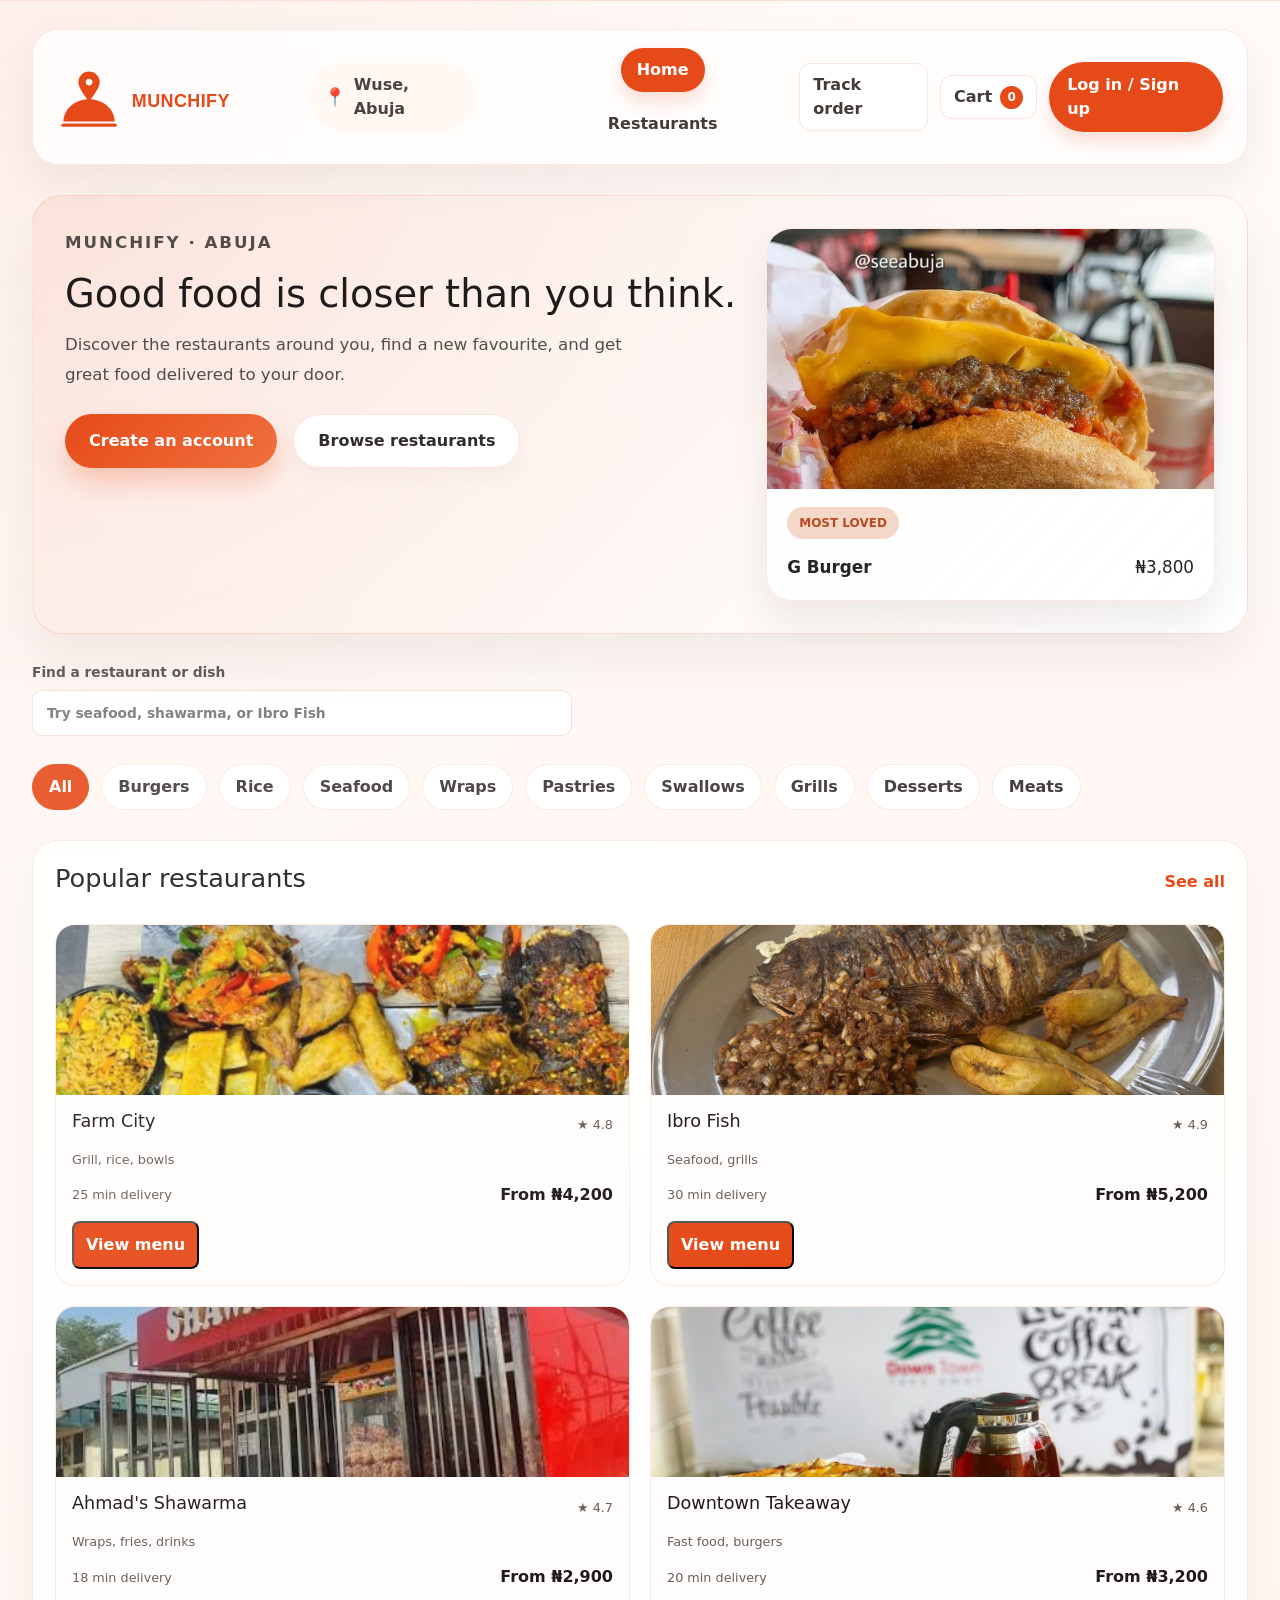
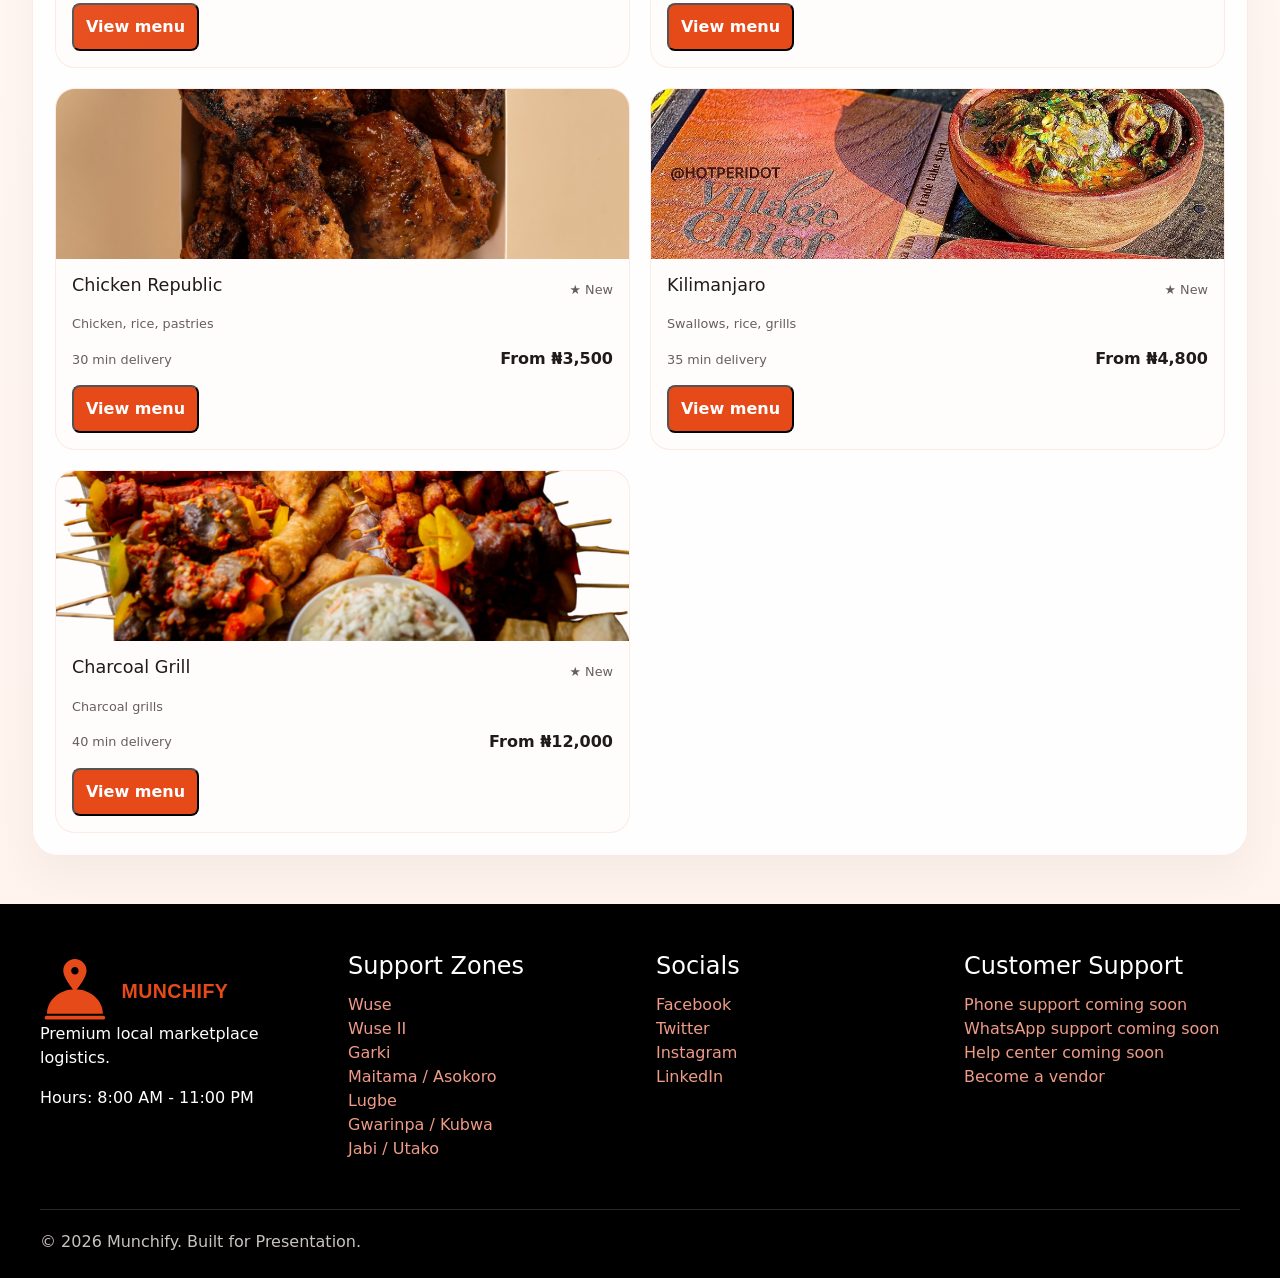
<file: index.html>
<!DOCTYPE html>
<html lang="en">
<head>
    <meta charset="UTF-8">
    <meta name="viewport" content="width=device-width, initial-scale=1.0">
    <title>Munchify</title>
    <link rel="icon" href="./images/munchify-clean-logo.svg">
    <link href="https://cdn.jsdelivr.net/npm/bootstrap@5.3.8/dist/css/bootstrap.min.css" rel="stylesheet" integrity="sha384-sRIl4kxILFvY47J16cr9ZwB07vP4J8+LH7qKQnuqkuIAvNWLzeN8tE5YBujZqJLB" crossorigin="anonymous">
    <link rel="stylesheet" href="style.css" class="css">
</head>
<body>
    <header>
        <nav>
            <img src="./images/munchify-clean-logo.svg" alt="" id="site-logo">
            <div class="auth-link">
            <a href="auth.html#login">Login/Register</a>
            </div>
        </nav>

        <h1>Welcome to Munchify, Your One-stop shop for Food all over Abuja</h1>


        <div class="local-input">
            <img src="./images/location_on_24dp_1F1F1F_FILL0_wght400_GRAD0_opsz24.svg" alt="">
            <input type="text" id="address-reciever" placeholder="">
            <button type="submit"><img src="./images/arrow_right_alt_24dp_1F1F1F_FILL0_wght400_GRAD0_opsz24.svg" alt=""></button>
            <select name="location" id="location-selector"></select>
        </div>

        <div class="top-pick">
            <h2>Muchify's Top Picks</h2>
        </div>

        <div class="hero-image-container">
            <div class="hero-image">
            <img src="./images/aleks-dorohovich-HYpXP6Zk1dw-unsplash.jpg" alt="">
            <div>
                <p>KFC</p>
            </div>
        </div>

        <div class="hero-image-2">
            <img src="./images/ivan-torres-MQUqbmszGGM-unsplash.jpg" alt="">
            <div>
                <p>Pizza hut</p>
            </div>
        </div>

        <div class="hero-image-3">
            <img src="./images/miroslav-denkov-pGOfepX3WyQ-unsplash.jpg" alt="">
            <div>
                <p>Domino's pizza</p>
            </div>
        </div>

        <div class="hero-image-4">
            <img src="./images/syed-hussaini-SbdKIToYH1c-unsplash.jpg" alt="">
            <div>
                <p>Ahmad's shawarma</p>
            </div>
        </div>

        <div class="hero-image-5">
            <img src="./images/suradeach-saetang-i5sqVr5x7Tg-unsplash.jpg" alt="">
            <div>
                <p>Chicken republic</p>
            </div>
        </div>

        <div class="hero-image-6">
            <img src="./images/visual-karsa-y8fS7CSN-Vw-unsplash.jpg" alt="">
            <div>
                <p>Mcdonald's</p>
            </div>
        </div>



        <div class="card-container-pick"><h2>Popular Restaurants</h2></div>

    <div class="card-container">
        <div class="card" style="width: 18rem;">
        <img src="./images/imgi_110_G-Burger-By-Galaxy-Abuja-2.jpg" class="card-img-top" alt="...">
        <div class="card-body">
        <h5 class="card-title">G burger</h5>
        <p class="card-text"></p>
        <div class="card-body d-flex justify-content-center">
            <a href="#" class="btn">Order Now</a>
        </div>
        </div>
        </div>

        <div class="card" style="width: 18rem;">
        <img src="./images/imgi_99_Farmcity-Shutdown-Platter-450x450.jpg" class="card-img-top" alt="...">
        <div class="card-body">
        <h5 class="card-title">Farm city</h5>
        <p class="card-text"></p>
        <div class="card-body d-flex justify-content-center">
            <a href="#" class="btn">Order now</a>
        </div>
        </div>
        </div>

        <div class="card" style="width: 18rem;">
        <img src="./images/imgi_42_default.jpg" class="card-img-top" alt="...">
        <div class="card-body">
        <h5 class="card-title">Street 13</h5>
        <p class="card-text"></p>
        <div class="card-body d-flex justify-content-center">
            <a href="#" class="btn">Order Now</a>
        </div>
        </div>
        </div>

        <div class="card" style="width: 18rem;">
        <img src="./images/imgi_120_ibro-fish-wuse-2-4-8020104.jpg" class="card-img-top" alt="...">
        <div class="card-body">
        <h5 class="card-title">Ibro fish</h5>
        <div class="center-me"><p class="card-text"></p></div>
        <div class="card-body d-flex justify-content-center">
            <a href="#" class="btn">Order Now</a>
        </div>
        </div>
        </div>
    </div>


    <div class="card-container-2">
        <div class="card" style="width: 18rem;">
        <img src="./images/imgi_28_images.jpg" class="card-img-top" alt="...">
        <div class="card-body">
        <h5 class="card-title">ahmad's shawarma</h5>
        <p class="card-text"></p>
        <div class="card-body d-flex justify-content-center">
            <a href="#" class="btn">Order Now</a>
        </div>
        </div>
        </div>

        <div class="card" style="width: 18rem;">
        <img src="./images/imgi_94_Village-Chief-Swallow-Abuja-1.jpg" class="card-img-top" alt="...">
        <div class="card-body">
        <h5 class="card-title">Village chief</h5>
        <p class="card-text"></p>
        <div class="card-body d-flex justify-content-center">
            <a href="#" class="btn">Order Now</a>
        </div>
        </div>
        </div>

        <div class="card" style="width: 18rem;">
        <img src="./images/imgi_93_IMG_7557-Edit-scaled.jpg" class="card-img-top" alt="...">
        <div class="card-body">
        <h5 class="card-title">Uncle T's</h5>
        <p class="card-text"></p>
        <div class="card-body d-flex justify-content-center">
            <a href="#" class="btn">Order Now</a>
        </div>
        </div>
        </div>

        <div class="card" style="width: 18rem;">
        <img src="./images/imgi_145_108122791_1011769305937660_6505898727259829378_n-1200x900.jpg" class="card-img-top" alt="...">
        <div class="card-body">
        <h5 class="card-title">Downtown takeaway</h5>
        <p class="card-text"></p>
        <div class="card-body d-flex justify-content-center border-none">
            <a href="#" class="btn">Order Now</a>
        </div>
        </div>
        </div>
    </div>
    </header>

    <div class="services-container">
        <div  class="custom" style="width: 18rem;">
        <img src="./images/Order food-amico.svg" class="card-top-img" alt="...">
        <div class="cs-body">
            <h5 class="cs-title">Discover & order local food</h5>
            <p class="cs-text">Explore top fast-food chains and authentic local bukalis from Wuse to Gwarinpa. Filter by neighborhood and get food delivered straight to your door.</p>
            <a href="" class="cs-btn">Browse menus</a>
        </div>
        </div>

        <div  class="custom" style="width: 18rem;">
        <img src="./images/Eating together-bro.svg" class="card-top-img" alt="...">
        <div class="cs-body">
            <h5 class="cs-title">Group Ordering</h5>
            <p class="cs-text">Don't eat alone! Create a shared basket link, send it to your colleagues or friends via WhatsApp, split the bill automatically, and track one joint office delivery.</p>
            <a href="" class="cs-btn">Invite Friends</a>
        </div>
        </div>

        <div  class="custom" style="width: 18rem;">
        <img src="./images/Metrics-pana.svg" class="card-top-img" alt="...">
        <div class="cs-body">
            <h5 class="cs-title">Partner with Us</h5>
            <p class="cs-text">Manage your menu availability instantly, toggle traffic or downpour delays, and dispatch your own drivers with one-click automated WhatsApp routing templates.</p>
            <a href="" class="cs-btn">Join as Vendor</a>
        </div>
        </div>
    </div>

    <footer>
        <div class="footer-grid">
        <div class="footer-brand">
            <div class="footer-logo-wrapper">
                <img src="./images/munchify-clean-logo.svg" alt="" class="footer-logo">
            </div>
            <p>Premium local marketplace logistics.</p>
            <p class="footer-info-text">⏰ Hours: 8:00 AM - 11:00 PM</p>
        </div>
        <div class="footer-links">
            <h4>Support Zones</h4>
            <ul>
                <li><a href="#">Wuse</a></li>
                <li><a href="#">Wuse II</a></li>
                <li><a href="#">Garki</a></li>
                <li><a href="#">Maitama/asokoro</a></li>
                <li><a href="#">Lugbe</a></li>
                <li><a href="#">Gwarinpa/Kubwa</a></li>
                <li><a href="#">Jabi/utako</a></li>
            </ul>
        </div>
        <div class="footer-links">
            <h4>Socials</h4>
            <ul>
                <li><a href="#">Facebook</a></li>
                <li><a href="#">Twitter</a></li>
                <li><a href="#">Instagram</a></li>
                <li><a href="#">LinkedIn</a></li>
            </ul>
        </div>
        <div class="footer-links">
            <h4>Customer Support</h4>
            <ul>
                <li><a href="#">080-munchify</a></li>
                <li><a href="#">Chat with us on WhatsApp</a></li>
                <li><a href="#">Help Center</a></li>
            </ul>
        </div>
        </div>
        <div class="footer-copyright">
        <p>&copy; 2026 Munchify. Built for Presentation.</p>
        </div>
        <div class="lang-selector"></div>
    </footer>






























































    <section class="customer-view">
        <header class="customer-header" id="home">
            <div class="customer-brand-wrap">
                <img src="./images/munchify-clean-logo.svg" alt="Munchify Logo" class="customer-brand-logo">
                <div class="customer-location">
                    <span class="location-pin">📍</span>
                    <span>Wuse, Abuja</span>
                </div>
            </div>

            <nav class="customer-nav" aria-label="Customer navigation">
                <a href="#home" class="active">Home</a>
                <a href="#restaurants">Restaurants</a>
            </nav>

            <div class="customer-actions">
                <a href="track-order.html" class="customer-track-link" id="track-order-link">Track order</a>
                <a href="checkout.html" class="customer-cart-link" aria-label="Shopping cart">Cart <span id="cart-count">0</span></a>
                <a href="auth.html#login" class="customer-account-link">Log in / Sign up</a>
            </div>
        </header>

        <main class="customer-main">
            <section class="customer-hero">
                <div class="customer-hero-copy">
                    <p class="eyebrow eyebrow-dark">MUNCHIFY · ABUJA</p>
                    <h2>Good food is closer than you think.</h2>
                    <p>Discover the restaurants around you, find a new favourite, and get great food delivered to your door.</p>
                    <div class="customer-cta">
                        <a href="auth.html#register" class="primary-btn">Create an account</a>
                        <a href="#restaurants" class="secondary-btn">Browse restaurants</a>
                    </div>
                </div>

                <div class="customer-hero-card">
                    <img src="./images/imgi_110_G-Burger-By-Galaxy-Abuja-2.jpg" alt="Featured burger meal">
                    <div class="hero-card-text">
                        <span class="tag">Most loved</span>
                        <div class="hero-card-bottom">
                            <strong>G Burger</strong>
                            <span>₦3,800</span>
                        </div>
                    </div>
                </div>
            </section>

            <label class="restaurant-search" for="restaurant-search">
                <span>Find a restaurant or dish</span>
                <input type="search" id="restaurant-search" placeholder="Try seafood, shawarma, or Ibro Fish">
            </label>

            <section class="category-strip" aria-label="Food categories">
                <button class="filter-pill active" type="button">All</button>
                <button class="filter-pill" type="button">Burgers</button>
                <button class="filter-pill" type="button">Rice</button>
                <button class="filter-pill" type="button">Seafood</button>
                <button class="filter-pill" type="button">Wraps</button>
                <button class="filter-pill" type="button">Pastries</button>
                <button class="filter-pill" type="button">Swallows</button>
                <button class="filter-pill" type="button">Grills</button>
                <button class="filter-pill" type="button">Desserts</button>
                <button class="filter-pill" type="button">Meats</button>
            </section>

            <section class="customer-content-grid" id="restaurants">
                <div class="restaurant-listings">
                    <div class="section-heading">
                        <h3>Popular restaurants</h3>
                        <a href="#restaurants">See all</a>
                    </div>

                    <div class="restaurant-grid" id="restaurant-grid" aria-live="polite"></div>
                    <p class="restaurant-empty" role="status" hidden>No restaurants match this category yet.</p>
                </div>

            </section>
        </main>

        <footer class="customer-footer">
            <div class="footer-grid">
                <div class="footer-brand">
                    <div class="footer-logo-wrapper">
                        <img src="./images/munchify-clean-logo.svg" alt="Munchify" class="footer-logo">
                    </div>
                    <p>Premium local marketplace logistics.</p>
                    <p class="footer-info-text">Hours: 8:00 AM - 11:00 PM</p>
                </div>
                <div class="footer-links">
                    <h4>Support Zones</h4>
                    <ul>
                        <li><span>Wuse</span></li>
                        <li><span>Wuse II</span></li>
                        <li><span>Garki</span></li>
                        <li><span>Maitama / Asokoro</span></li>
                        <li><span>Lugbe</span></li>
                        <li><span>Gwarinpa / Kubwa</span></li>
                        <li><span>Jabi / Utako</span></li>
                    </ul>
                </div>
                <div class="footer-links">
                    <h4>Socials</h4>
                    <ul>
                        <li><span>Facebook</span></li>
                        <li><span>Twitter</span></li>
                        <li><span>Instagram</span></li>
                        <li><span>LinkedIn</span></li>
                    </ul>
                </div>
                <div class="footer-links">
                    <h4>Customer Support</h4>
                    <ul>
                        <li><span>Phone support coming soon</span></li>
                        <li><span>WhatsApp support coming soon</span></li>
                        <li><span>Help center coming soon</span></li>
                        <li><a href="auth.html#register-vendor">Become a vendor</a></li>
                    </ul>
                </div>
            </div>
            <div class="footer-copyright">
                <p>&copy; 2026 Munchify. Built for Presentation.</p>
            </div>
        </footer>
    </section>

    <dialog id="menu-dialog" class="menu-dialog" aria-labelledby="menu-dialog-title">
        <div class="menu-dialog-header">
            <div>
                <p class="eyebrow eyebrow-dark">RESTAURANT MENU</p>
                <h2 id="menu-dialog-title">Menu</h2>
            </div>
            <button type="button" class="menu-dialog-close" aria-label="Close menu">×</button>
        </div>
        <div id="menu-items" class="menu-items"></div>
        <p id="menu-cart-feedback" class="menu-cart-feedback" role="status" aria-live="polite"></p>
        <a href="checkout.html" class="primary-btn">View cart and checkout</a>
    </dialog>
    <script src="menu-data.js"></script>
    <script src="https://cdn.jsdelivr.net/npm/bootstrap@5.3.8/dist/js/bootstrap.bundle.min.js" integrity="sha384-FKyoEForCGlyvwx9Hj09JcYn3nv7wiPVlz7YYwJrWVcXK/BmnVDxM+D2scQbITxI" crossorigin="anonymous"></script>
    <script src="script.js" defer></script>
</body>
</html>
</file>
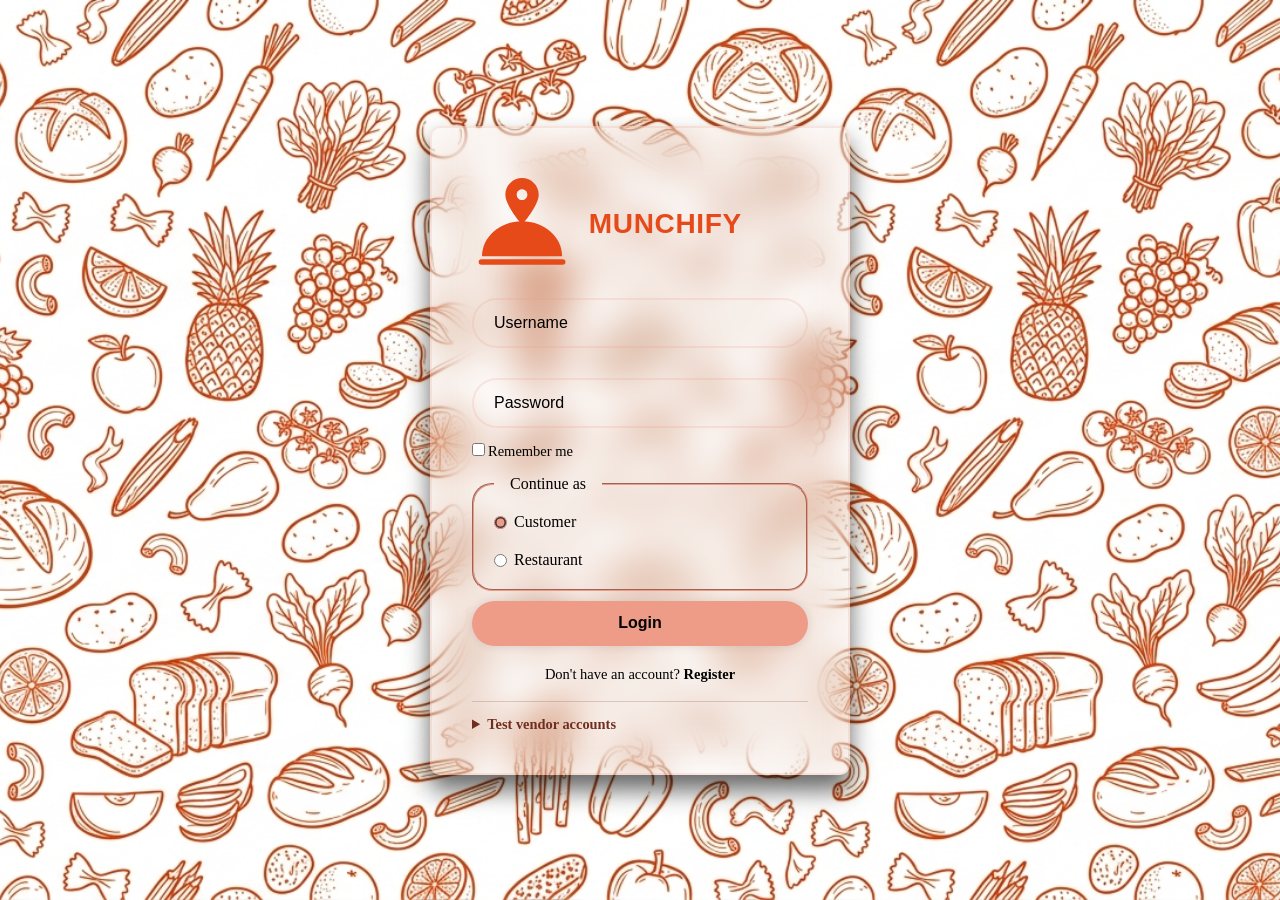
<file: auth.html>
<!DOCTYPE html>
<html lang="en">
<head>
    <meta charset="UTF-8">
    <meta name="viewport" content="width=device-width, initial-scale=1.0">
    <title>Munchify | Account</title>
    <link rel="icon" href="./images/munchify-clean-logo.svg">
    <link rel="stylesheet" href="auth-style.css" class="css">
</head>
<body>
    <div class="wrapper" id="login-panel">
        <form action="#" id="login-form" autocomplete="off">
            <a href="index.html" aria-label="Back to Munchify"><img src="./images/munchify-clean-logo.svg" alt="Munchify"></a>
            <div class="input-box">
                <input type="text" name="username" placeholder="Username" autocomplete="off" required>
            </div>
            <div class="input-box">
                <input type="password" name="password" placeholder="Password" autocomplete="off" required>
            </div>
            <div class="remember-forgot">
                <label><input type="checkbox" name="remember">Remember me</label>
            </div>
            <fieldset>
                <legend>Continue as</legend>
                <label for="login-customer-role"><input type="radio" name="login-role" id="login-customer-role" value="customer" checked> Customer</label>
                <label for="login-restaurant-role"><input type="radio" name="login-role" id="login-restaurant-role" value="restaurant"> Restaurant</label>
            </fieldset>
            <button type="submit" class="btn">Login</button>
            <div class="register-link">
                <p>Don't have an account? <a href="#register" data-auth-view="register">Register</a></p>
            </div>
        </form>
        <details class="vendor-demo-logins">
            <summary>Test vendor accounts</summary>
            <p>Local demo credentials for testing each restaurant account.</p>
            <div id="vendor-demo-accounts"></div>
        </details>
    </div>
    <div class="wrapper" id="registration-panel" hidden>
        <form action="#" id="registration-form" autocomplete="off">
            <a href="index.html" aria-label="Back to Munchify"><img src="./images/munchify-clean-logo.svg" alt="Munchify"></a>
            <fieldset>
                <legend>I want to join as a:</legend>

                <label for="customer-role" class="radio-label">
                    <input type="radio" name="user-role" value="customer" id="customer-role" checked>
                    Customer
                </label>
                <label for="restaurant-role" class="radio-label">
                    <input type="radio" name="user-role" id="restaurant-role" value="restaurant">
                    Restaurant
                </label>
            </fieldset>
            <div class="input-box" id="display-name-field">
                <input type="text" name="display-name" placeholder="Full name / restaurant name" autocomplete="name" required>
            </div>
            <fieldset id="vendor-restaurant-field" hidden>
                <legend>Restaurant details</legend>
                <label>
                    Restaurant name
                    <input type="text" name="restaurant-name" minlength="2" maxlength="80" required>
                </label>
                <label>
                    Cuisine / specialties
                    <input type="text" name="restaurant-cuisine" placeholder="e.g. Seafood, grills" maxlength="100" required>
                </label>
                <label>
                    Main delivery area
                    <select name="restaurant-area" required>
                        <option value="">Choose an Abuja area</option>
                        <option value="Wuse">Wuse</option>
                        <option value="Garki">Garki</option>
                        <option value="Gwarinpa">Gwarinpa</option>
                        <option value="Maitama">Maitama</option>
                        <option value="Jabi / Utako">Jabi / Utako</option>
                        <option value="Lugbe">Lugbe</option>
                    </select>
                </label>
                <div class="vendor-detail-row">
                    <label>
                        Typical delivery time (min)
                        <input type="number" name="restaurant-eta" min="10" max="120" value="30" required>
                    </label>
                    <label>
                        Delivery fee (₦)
                        <input type="number" name="restaurant-delivery-fee" min="0" step="50" value="800" required>
                    </label>
                </div>
            </fieldset>
            <div class="input-box">
                <input type="tel" name="phone" placeholder="Phone number" autocomplete="tel" required>
            </div>
            <div class="input-box">
                <input type="text" name="username" placeholder="Username" autocomplete="off" minlength="3" required>
            </div>
            <div class="input-box">
                <input type="password" name="password" placeholder="Password" autocomplete="off" minlength="8" required>
            </div>
            <div class="input-box">
                <input type="password" name="confirm-password" placeholder="Confirm your password" autocomplete="off" minlength="8" required>
            </div>
            <button type="submit" class="btn">Register</button>
            <div class="login-link">
                <p>Already have an account? <a href="#login" data-auth-view="login">Login</a></p>
            </div>
        </form>
    </div>

    <p class="auth-status" id="auth-status" role="status" aria-live="polite" hidden></p>
    <script src="menu-data.js"></script>
    <script src="script.js" defer></script>
</body>
</html>
</file>
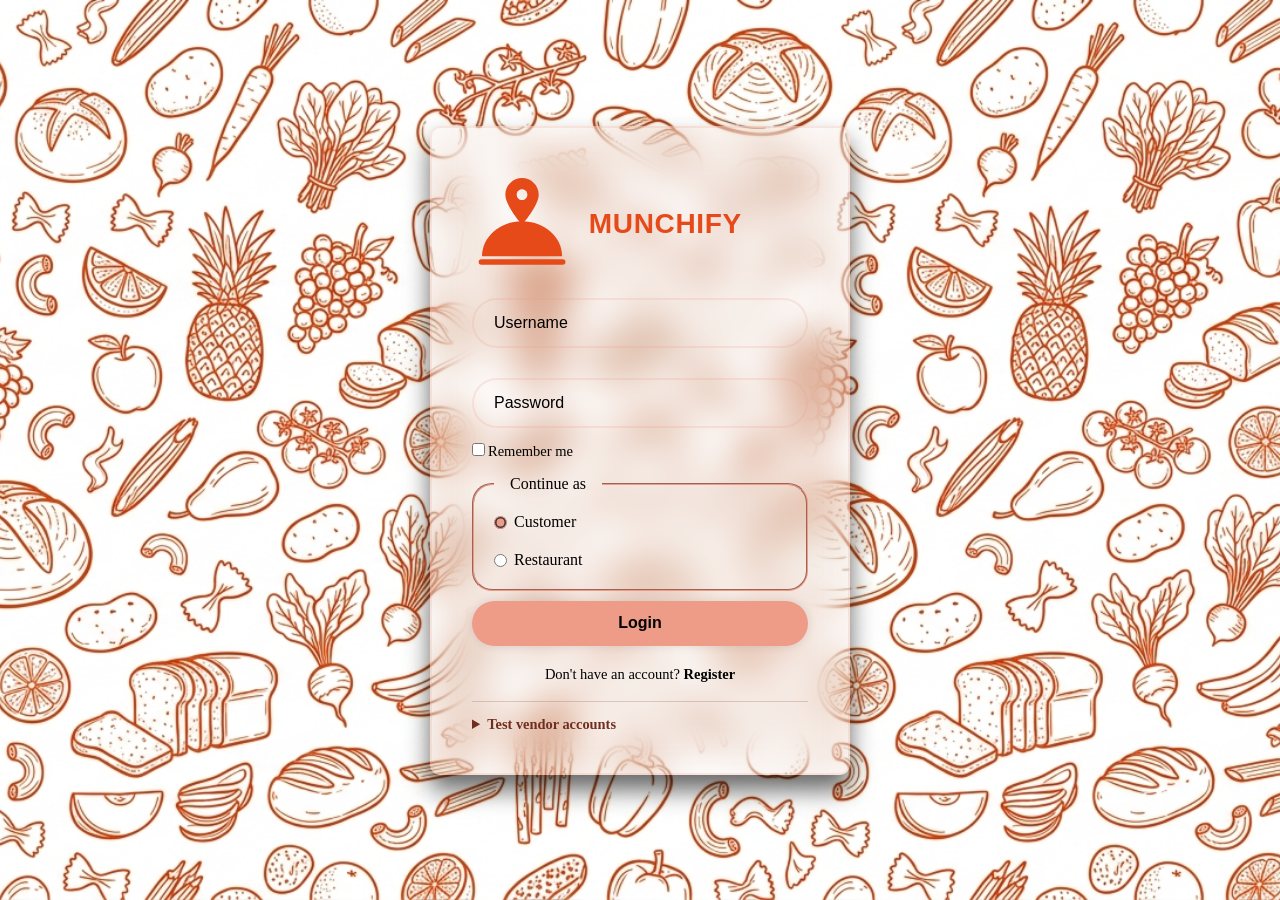
<file: business-management.html>
<!DOCTYPE html>
<html lang="en">
<head>
    <meta charset="UTF-8">
    <meta name="viewport" content="width=device-width, initial-scale=1.0">
    <title>Business Management</title>
    <link rel="icon" href="./images/munchify-clean-logo.svg">
    <link rel="stylesheet" href="dashboard.css">
    <link href="https://cdn.boxicons.com/3.0.8/fonts/basic/boxicons.min.css" rel="stylesheet">
    <link href="https://cdn.boxicons.com/3.0.8/fonts/filled/boxicons-filled.min.css" rel="stylesheet">
</head>
<body>
    <div class="main-container">
        <aside class="sidebar">
            <div class="sidebar-content">
                <div class="sidebar-header">
                    <img src="./images/munchify-clean-logo.svg" alt="Munchify logo" class="brand-logo">
                    <div class="header-text">
                        <span>Hi, <span id="user-name">Vendor</span></span>
                    </div>
                    <div class="sidebar-profile">
                        <img src="./images/Hamburger-cuate.svg" id="vendor-sidebar-photo" alt="Vendor profile photo">
                    </div>
                    <button class="sd-toggle" aria-label="Toggle sidebar">
                        <img src="./images/next.png" alt="Toggle sidebar">
                    </button>
                </div>

                <nav class="sidebar-nav" aria-label="Sidebar">
                    <ul>
                        <li>
                            <a href="dashboard.html">
                                <i class="bx bx-home"></i>
                                <span class="nav-link-text">Home</span>
                            </a>
                        </li>
                        <li>
                            <a href="daily-operations.html">
                                <i class="bx bx-bar-chart"></i>
                                <span class="nav-link-text">Daily Operations</span>
                            </a>
                        </li>
                        <li class="active">
                            <a href="business-management.html">
                                <i class="bx bx-cog"></i>
                                <span class="nav-link-text">Business Management</span>
                            </a>
                        </li>
                        <li>
                            <a href="delivery-dynamics.html">
                                <i class="bx bx-map"></i>
                                <span class="nav-link-text">Delivery Dynamics</span>
                            </a>
                        </li>
                    </ul>
                </nav>

                <div class="log-out">
                    <button id="log-out-btn">
                        <i class="bx bx-arrow-out-left-square-half"></i>
                        <span class="out-text">Log out</span>
                    </button>
                </div>
            </div>
        </aside>

        <main class="content">
            <header class="header">
                <div class="header-title">
                    <p class="eyebrow">Finance</p>
                    <h2>Business Management</h2>
                </div>
                <div class="header-actions">
                    <div class="search-box">
                        <i class="bx bx-search"></i>
                        <input type="text" placeholder="Search reports" aria-label="Search reports">
                    </div>
                    <button class="icon-btn" aria-label="Settings"><i class="bx bx-cog"></i></button>
                    <button class="icon-btn" aria-label="Notifications"><i class="bx bx-bell-ring"></i></button>
                </div>
            </header>

            <section class="stats-grid">
                <article class="stat-card accent-card">
                    <div class="stat-icon"><i class="bx bx-wallet"></i></div>
                    <div class="stat-info">
                        <span class="label">Gross sales</span>
                        <strong id="finance-gross">₦0</strong>
                        <small class="positive"><i class="bx bx-up-arrow-alt"></i> +12.8% vs last month</small>
                    </div>
                </article>

                <article class="stat-card">
                    <div class="stat-icon alt"><i class="bx bx-receipt"></i></div>
                    <div class="stat-info">
                        <span class="label">Commission</span>
                        <strong id="finance-commission">₦0</strong>
                        <small class="neutral"><i class="bx bx-percent"></i> 5% app fee</small>
                    </div>
                </article>

                <article class="stat-card">
                    <div class="stat-icon warm"><i class="bx bx-money"></i></div>
                    <div class="stat-info">
                        <span class="label">Net payout</span>
                        <strong id="finance-net">₦0</strong>
                        <small class="positive"><i class="bx bx-check"></i> On track this cycle</small>
                    </div>
                </article>
            </section>

            <section class="panel-grid finance-layout">
                <article class="panel">
                    <div class="panel-header">
                        <div>
                            <p class="eyebrow">Breakdown</p>
                            <h3>Earnings summary</h3>
                        </div>
                        <span class="pill">This month</span>
                    </div>

                    <div class="finance-breakdown">
                        <div class="finance-row">
                            <span>Gross order value</span>
                            <strong id="finance-breakdown-gross">₦0</strong>
                        </div>
                        <div class="finance-row">
                            <span>Platform commission (5%)</span>
                            <strong id="finance-breakdown-commission">-₦0</strong>
                        </div>
                        <div class="finance-row">
                            <span>Delivery fee share</span>
                            <strong id="finance-delivery">₦0</strong>
                        </div>
                        <div class="finance-row">
                            <span>Marketing / promos</span>
                            <strong id="finance-promos">₦0</strong>
                        </div>
                        <div class="finance-row total-row-finance">
                            <span>Net earnings</span>
                            <strong id="finance-breakdown-net">₦0</strong>
                        </div>
                    </div>
                </article>

                <aside class="panel side-panel">
                    <div class="panel-header compact">
                        <div>
                            <p class="eyebrow">Profile</p>
                            <h3>Vendor account</h3>
                        </div>
                    </div>

                    <div class="vendor-profile-box" id="vendor-profile-box">
                        <div class="vendor-profile-top">
                            <div class="vendor-profile-photo-frame">
                                <img id="vendor-profile-photo" alt="Restaurant profile photo" hidden>
                                <span id="vendor-profile-initial" class="rider-avatar orange">R</span>
                            </div>
                            <div>
                                <strong id="vendor-profile-name">Restaurant</strong>
                                <span id="vendor-profile-zone">Abuja</span>
                            </div>
                        </div>

                        <div class="profile-photo-control">
                            <label for="vendor-profile-photo-input">Restaurant profile photo</label>
                            <input type="file" id="vendor-profile-photo-input" accept="image/*">
                            <button type="button" id="vendor-profile-photo-remove" class="inventory-remove" hidden>Remove photo</button>
                            <p id="vendor-profile-photo-status" role="status" aria-live="polite"></p>
                        </div>

                        <div class="profile-form">
                            <label>
                                <span>Opening time</span>
                                <input type="time" value="09:00" id="vendor-opening-time">
                            </label>
                            <label>
                                <span>Closing time</span>
                                <input type="time" value="23:30" id="vendor-closing-time">
                            </label>
                            <label>
                                <span>Kitchen status</span>
                                <select id="vendor-kitchen-status">
                                    <option>Open</option>
                                    <option>Closed</option>
                                    <option>Peak hours</option>
                                </select>
                            </label>
                        </div>
                    </div>
                </aside>
            </section>

            <section class="panel">
                <div class="panel-header">
                    <div>
                        <p class="eyebrow">Payout</p>
                        <h3>Order settlements</h3>
                    </div>
                </div>

                <div class="timeline-list" id="payout-timeline"></div>
            </section>
        </main>

        <aside class="right-panel">
            <div class="promo-card">
                <p class="eyebrow">App earnings</p>
                <h3>Commission fee</h3>
                <div class="mini-stat-block">
                    <strong id="finance-commission-rate">5%</strong>
                    <span>Platform commission on all app orders</span>
                </div>
                <div class="mini-stat-block">
                    <strong id="finance-commission-total">₦0</strong>
                    <span>Calculated from completed orders</span>
                </div>
            </div>

            <div class="mini-panel">
                <div class="panel-header compact">
                    <div>
                        <p class="eyebrow">Notes</p>
                        <h3>Business tips</h3>
                    </div>
                </div>
                <ul class="alert-list">
                    <li>Priority times are trending higher on weekends.</li>
                    <li>Bundle meals improved your conversion this week.</li>
                    <li>Keep fryer inventory above 20% during peak hours.</li>
                </ul>
            </div>
        </aside>
    </div>
    <script src="menu-data.js"></script>
    <script src="script.js" defer></script>
</body>
</html>
</file>
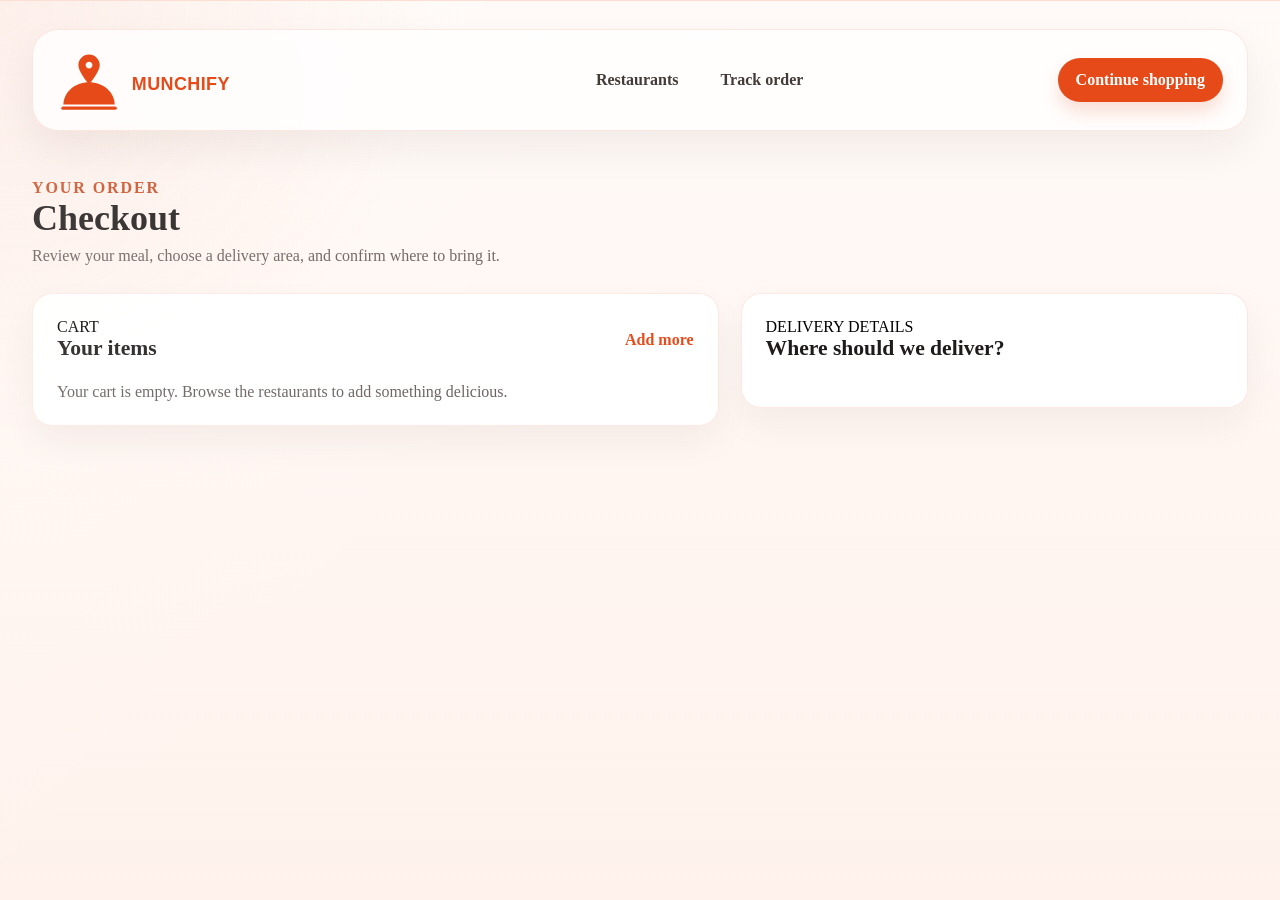
<file: checkout.html>
<!DOCTYPE html>
<html lang="en">
<head>
    <meta charset="UTF-8">
    <meta name="viewport" content="width=device-width, initial-scale=1.0">
    <title>Munchify | Checkout</title>
    <link rel="icon" href="./images/munchify-clean-logo.svg">
    <link rel="stylesheet" href="style.css">
</head>
<body>
    <div class="customer-view workflow-view">
        <header class="customer-header">
            <a href="index.html" class="workflow-brand" aria-label="Back to Munchify">
                <img src="./images/munchify-clean-logo.svg" alt="Munchify" class="customer-brand-logo">
            </a>
            <nav class="customer-nav" aria-label="Checkout navigation">
                <a href="index.html#restaurants">Restaurants</a>
                <a href="track-order.html" id="checkout-track-link">Track order</a>
            </nav>
            <a href="index.html" class="customer-account-link">Continue shopping</a>
        </header>

        <main class="customer-main workflow-main">
            <div class="workflow-heading">
                <p class="eyebrow eyebrow-dark">YOUR ORDER</p>
                <h1>Checkout</h1>
                <p>Review your meal, choose a delivery area, and confirm where to bring it.</p>
            </div>

            <div class="checkout-layout">
                <section class="checkout-section" aria-labelledby="checkout-cart-title">
                    <div class="section-heading">
                        <div>
                            <p class="eyebrow">CART</p>
                            <h2 id="checkout-cart-title">Your items</h2>
                        </div>
                        <a href="index.html#restaurants">Add more</a>
                    </div>
                    <p id="checkout-empty" class="checkout-empty" hidden>Your cart is empty. Browse the restaurants to add something delicious.</p>
                    <div id="checkout-items" class="checkout-items"></div>
                </section>

                <section class="checkout-section checkout-form-section" aria-labelledby="delivery-title">
                    <div class="section-heading">
                        <div>
                            <p class="eyebrow">DELIVERY DETAILS</p>
                            <h2 id="delivery-title">Where should we deliver?</h2>
                        </div>
                    </div>
                    <div id="checkout-auth-notice" class="checkout-notice" hidden>
                        <p>Sign in with a customer account to place this order. Your cart will be here when you return.</p>
                        <a href="auth.html#login" class="primary-btn">Sign in to continue</a>
                    </div>
                    <form id="checkout-form">
                        <label class="checkout-field">
                            <span>Delivery address</span>
                            <input type="text" name="address" autocomplete="street-address" placeholder="House number, street, and nearby landmark" required>
                        </label>
                        <label class="checkout-field">
                            <span>Delivery area</span>
                            <select name="zone" required>
                                <option value="">Choose an Abuja area</option>
                                <option value="Wuse">Wuse</option>
                                <option value="Garki">Garki</option>
                                <option value="Gwarinpa">Gwarinpa</option>
                                <option value="Maitama">Maitama</option>
                                <option value="Jabi">Jabi / Utako</option>
                                <option value="Lugbe">Lugbe</option>
                            </select>
                        </label>
                        <label class="checkout-field">
                            <span>Delivery instructions <small>Optional</small></span>
                            <textarea name="instructions" rows="3" placeholder="Gate code, building name, or other helpful details"></textarea>
                        </label>
                        <fieldset class="payment-method">
                            <legend>Payment</legend>
                            <label><input type="radio" name="payment" value="cash" checked> Cash on delivery</label>
                            <p>Pay the rider when your order arrives. Online payments are not enabled in this demo.</p>
                        </fieldset>
                        <div class="checkout-totals">
                            <div><span>Subtotal</span><strong id="checkout-subtotal">₦0</strong></div>
                            <div><span>Delivery</span><strong id="checkout-delivery">₦0</strong></div>
                            <div class="checkout-grand-total"><span>Total</span><strong id="checkout-total">₦0</strong></div>
                        </div>
                        <button type="submit" class="checkout-submit">Place order</button>
                        <p id="checkout-message" class="checkout-message" role="status" aria-live="polite"></p>
                    </form>
                </section>
            </div>
        </main>
    </div>
    <script src="menu-data.js"></script>
    <script src="script.js" defer></script>
</body>
</html>
</file>
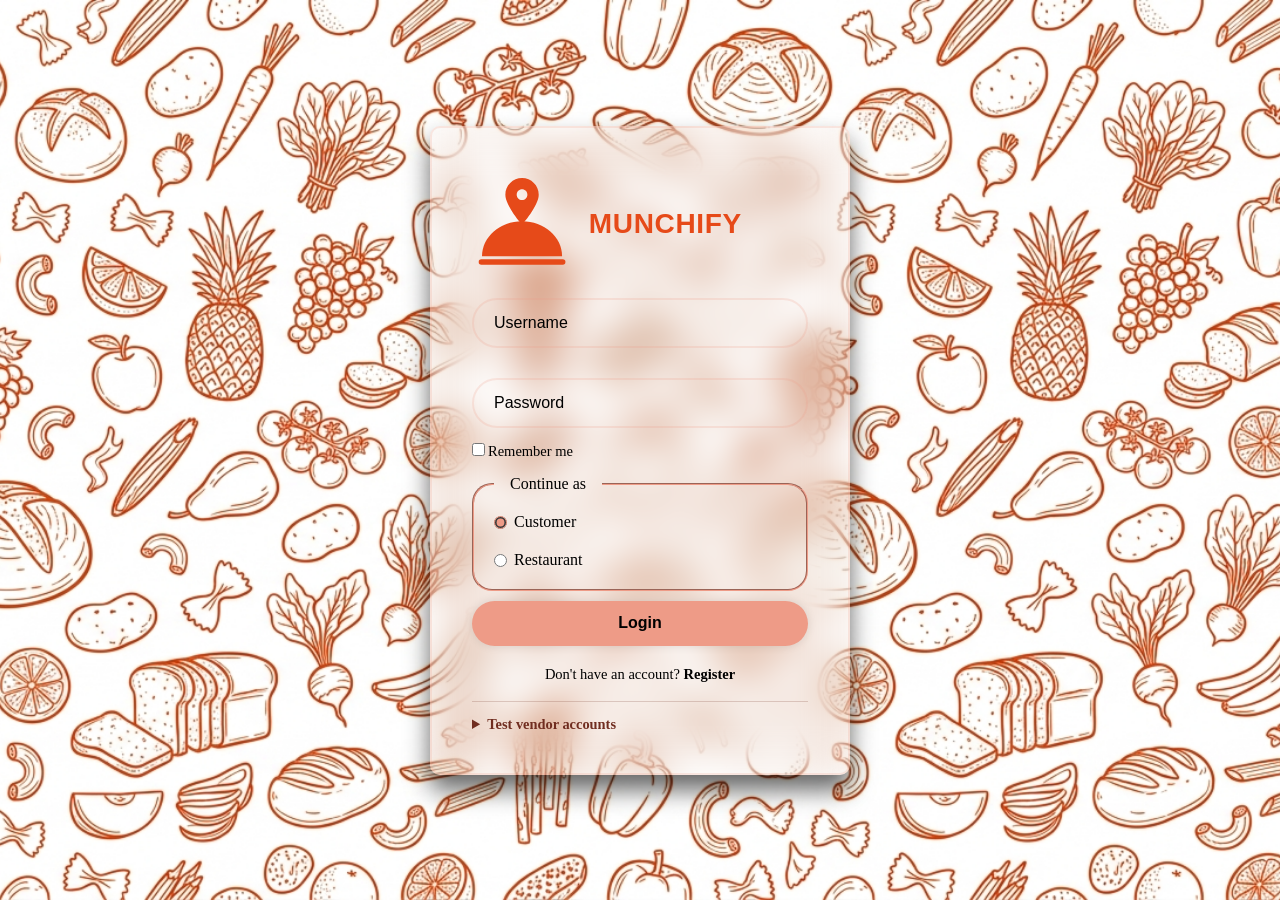
<file: daily-operations.html>
<!DOCTYPE html>
<html lang="en">
<head>
    <meta charset="UTF-8">
    <meta name="viewport" content="width=device-width, initial-scale=1.0">
    <title>Daily Operations</title>
    <link rel="icon" href="./images/munchify-clean-logo.svg">
    <link rel="stylesheet" href="dashboard.css">
    <link href="https://cdn.boxicons.com/3.0.8/fonts/basic/boxicons.min.css" rel="stylesheet">
    <link href="https://cdn.boxicons.com/3.0.8/fonts/filled/boxicons-filled.min.css" rel="stylesheet">
</head>
<body>
    <div class="main-container">
        <aside class="sidebar">
            <div class="sidebar-content">
                <div class="sidebar-header">
                    <img src="./images/munchify-clean-logo.svg" alt="Munchify logo" class="brand-logo">
                    <div class="header-text">
                        <span>Hi, <span id="user-name">Vendor</span></span>
                    </div>
                    <div class="sidebar-profile">
                        <img src="./images/Hamburger-cuate.svg" id="vendor-sidebar-photo" alt="Vendor profile photo">
                    </div>
                    <button class="sd-toggle" aria-label="Toggle sidebar">
                        <img src="./images/next.png" alt="Toggle sidebar">
                    </button>
                </div>

                <nav class="sidebar-nav" aria-label="Sidebar">
                    <ul>
                        <li>
                            <a href="dashboard.html">
                                <i class="bx bx-home"></i>
                                <span class="nav-link-text">Home</span>
                            </a>
                        </li>
                        <li class="active">
                            <a href="daily-operations.html">
                                <i class="bx bx-bar-chart"></i>
                                <span class="nav-link-text">Daily Operations</span>
                            </a>
                        </li>
                        <li>
                            <a href="business-management.html">
                                <i class="bx bx-cog"></i>
                                <span class="nav-link-text">Business Management</span>
                            </a>
                        </li>
                        <li>
                            <a href="delivery-dynamics.html">
                                <i class="bx bx-map"></i>
                                <span class="nav-link-text">Delivery Dynamics</span>
                            </a>
                        </li>
                    </ul>
                </nav>

                <div class="log-out">
                    <button id="log-out-btn">
                        <i class="bx bx-arrow-out-left-square-half"></i>
                        <span class="out-text">Log out</span>
                    </button>
                </div>
            </div>
        </aside>

        <main class="content">
            <header class="header">
                <div class="header-title">
                    <p class="eyebrow">Operations</p>
                    <h2>Daily Operations</h2>
                </div>
                <div class="header-actions">
                    <div class="search-box">
                        <i class="bx bx-search"></i>
                        <input type="text" placeholder="Search live orders" aria-label="Search live orders">
                    </div>
                    <button class="icon-btn" aria-label="Settings"><i class="bx bx-cog"></i></button>
                    <button class="icon-btn" aria-label="Notifications"><i class="bx bx-bell-ring"></i></button>
                </div>
            </header>

            <section class="stats-grid three-up">
                <article class="stat-card accent-card">
                    <div class="stat-icon"><i class="bx bx-cart-alt"></i></div>
                    <div class="stat-info">
                        <span class="label">Live Orders</span>
                        <strong id="daily-live-count">0</strong>
                        <small class="positive" id="daily-order-subtitle">Customer orders in this demo</small>
                    </div>
                </article>

                <article class="stat-card">
                    <div class="stat-icon alt"><i class="bx bx-package"></i></div>
                    <div class="stat-info">
                        <span class="label">Prepared</span>
                        <strong id="daily-preparing-count">0</strong>
                        <small class="neutral" id="daily-preparing-subtitle">Orders currently in the kitchen</small>
                    </div>
                </article>

                <article class="stat-card">
                    <div class="stat-icon warm"><i class="bx bx-bike"></i></div>
                    <div class="stat-info">
                        <span class="label">Riders Busy</span>
                        <strong id="daily-rider-count">0</strong>
                        <small class="positive" id="daily-rider-subtitle">Riders assigned to active deliveries</small>
                    </div>
                </article>
            </section>

            <section class="panel-grid ops-layout">
                <article class="panel">
                    <div class="panel-header">
                        <div>
                            <p class="eyebrow">Live stream</p>
                            <h3>Orders in progress</h3>
                        </div>
                        <span class="pill">Updated now</span>
                    </div>

                    <div class="live-order-list" id="live-order-list" aria-live="polite"></div>
                </article>

                <aside class="panel side-panel">
                    <div class="panel-header compact">
                        <div>
                            <p class="eyebrow">Management</p>
                            <h3>Menu inventory</h3>
                        </div>
                    </div>

                    <div class="inventory-list" id="inventory-list">
                        <div class="inventory-item">
                            <div>
                                <strong>Jollof Rice</strong>
                                <small>32 portions left</small>
                            </div>
                            <span class="status accepted">Active</span>
                            <button class="inventory-remove" type="button" aria-label="Remove Jollof Rice">Remove</button>
                        </div>

                        <div class="inventory-item">
                            <div>
                                <strong>Burger Combo</strong>
                                <small>8 portions left</small>
                            </div>
                            <span class="status preparing">Low</span>
                            <button class="inventory-remove" type="button" aria-label="Remove Burger Combo">Remove</button>
                        </div>

                        <div class="inventory-item">
                            <div>
                                <strong>Veggie Wrap</strong>
                                <small>15 portions left</small>
                            </div>
                            <span class="status accepted">Active</span>
                            <button class="inventory-remove" type="button" aria-label="Remove Veggie Wrap">Remove</button>
                        </div>

                        <div class="inventory-item">
                            <div>
                                <strong>Plantain Bowl</strong>
                                <small>0 portions left</small>
                            </div>
                            <span class="status completed">Paused</span>
                            <button class="inventory-remove" type="button" aria-label="Remove Plantain Bowl">Remove</button>
                        </div>
                    </div>

                    <form class="inventory-form">
                        <p class="inventory-form-title">Add menu item</p>
                        <label>
                            Restaurant
                            <select id="inventory-restaurant" name="restaurant-id" required></select>
                        </label>
                        <label>
                            Item name
                            <input type="text" name="item-name" placeholder="e.g. Chicken wrap" required>
                        </label>
                        <label>
                            Category
                            <select name="item-category" required>
                                <option value="Burgers">Burgers</option>
                                <option value="Rice">Rice</option>
                                <option value="Seafood">Seafood</option>
                                <option value="Wraps">Wraps</option>
                                <option value="Meats">Meats</option>
                                <option value="Desserts">Desserts</option>
                            </select>
                        </label>
                        <div class="inventory-form-row">
                            <label>
                                Price (₦)
                                <input type="number" name="item-price" min="0" step="50" placeholder="4500" required>
                            </label>
                            <label>
                                Portions
                                <input type="number" name="item-stock" min="0" step="1" placeholder="20" required>
                            </label>
                        </div>
                        <button class="inventory-add" type="submit"><i class="bx bx-plus"></i> Add item</button>
                    </form>
                </aside>
            </section>

            <section class="panel rider-panel">
                <div class="panel-header">
                    <div>
                        <p class="eyebrow">Riders</p>
                        <h3>Rider contacts</h3>
                    </div>
                    <a href="#riders" class="view-all">Rider contacts</a>
                </div>

                <div class="rider-grid" id="riders" aria-live="polite"></div>
                <form class="rider-form" id="rider-form">
                    <label>Rider name <input name="rider-name" required></label>
                    <label>Phone number <input name="rider-phone" type="tel" required></label>
                    <label>Status <select name="rider-status"><option>Available</option><option>On route</option><option>At pickup</option></select></label>
                    <button type="submit" class="inventory-add">Add rider</button>
                </form>
            </section>
        </main>

        <aside class="right-panel">
            <div class="promo-card">
                <p class="eyebrow">Today</p>
                <h3>Kitchen snapshot</h3>
                <div class="mini-stat-block">
                    <strong id="daily-completion-rate">0%</strong>
                        <span>Orders delivered</span>
                </div>
                <div class="mini-stat-block">
                    <strong id="daily-average-wait">0 min</strong>
                    <span>Average live order age</span>
                </div>
            </div>

            <div class="mini-panel">
                <div class="panel-header compact">
                    <div>
                        <p class="eyebrow">Priority</p>
                        <h3>Alerts</h3>
                    </div>
                </div>
                <ul class="alert-list" id="ops-alerts">
                    <li>Order and stock alerts will appear here.</li>
                </ul>
            </div>
        </aside>
    </div>
    <script src="menu-data.js"></script>
    <script src="script.js" defer></script>
</body>
</html>
</file>
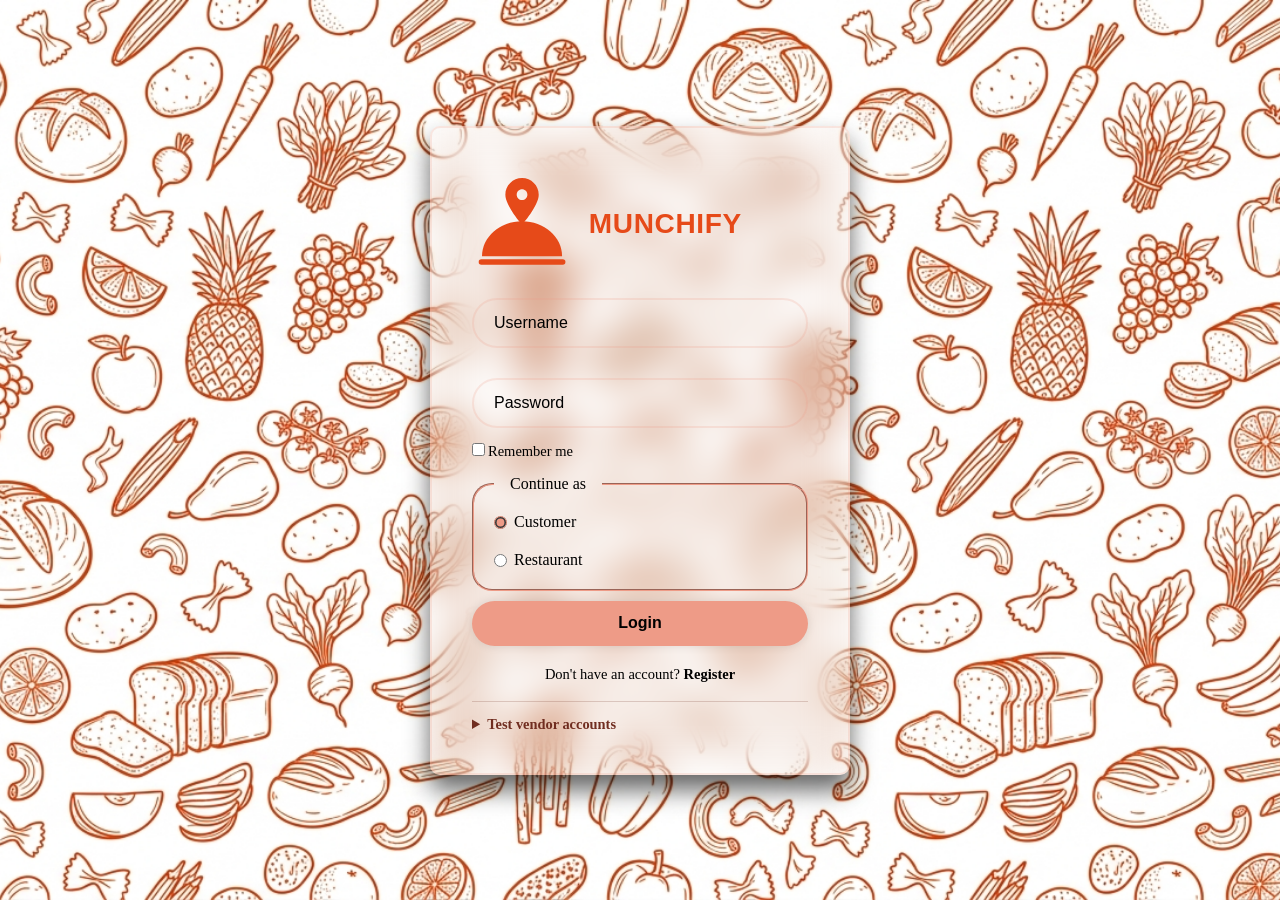
<file: dashboard.html>
<!DOCTYPE html>
<html lang="en">
<head>
    <meta charset="UTF-8">
    <meta name="viewport" content="width=device-width, initial-scale=1.0">
    <title>Vendor dashboard</title>
    <link rel="icon" href="./images/munchify-clean-logo.svg">
    <link rel="stylesheet" href="dashboard.css" class="css">
    <link href="https://cdn.boxicons.com/3.0.8/fonts/basic/boxicons.min.css" rel="stylesheet">
    <link href="https://cdn.boxicons.com/3.0.8/fonts/filled/boxicons-filled.min.css" rel="stylesheet">
    <link href="https://cdn.boxicons.com/3.0.8/fonts/brands/boxicons-brands.min.css" rel="stylesheet">
</head>
<body>
    <div class="main-container">
        <aside class="sidebar">
            <div class="sidebar-content">
                <div class="sidebar-header">
                    <img src="./images/munchify-clean-logo.svg" alt="Munchify logo" class="brand-logo">
                    <div class="header-text">
                        <span>Hi, <span id="user-name">Vendor</span></span>
                    </div>
                    <div class="sidebar-profile">
                        <img src="./images/Hamburger-cuate.svg" id="vendor-sidebar-photo" alt="Vendor profile photo">
                    </div>
                    <button class="sd-toggle" aria-label="Toggle sidebar">
                        <img src="./images/next.png" alt="Toggle sidebar">
                    </button>
                </div>

                <nav class="sidebar-nav" aria-label="Sidebar">
                    <ul>
                        <li class="active">
                            <a href="dashboard.html">
                                <i class="bx bx-home"></i>
                                <span class="nav-link-text">Home</span>
                            </a>
                        </li>
                        <li>
                            <a href="daily-operations.html">
                                <i class="bx bx-bar-chart"></i>
                                <span class="nav-link-text">Daily Operations</span>
                            </a>
                        </li>
                        <li>
                            <a href="business-management.html">
                                <i class="bx bx-cog"></i>
                                <span class="nav-link-text">Business Management</span>
                            </a>
                        </li>
                        <li>
                            <a href="delivery-dynamics.html">
                                <i class="bx bx-map"></i>
                                <span class="nav-link-text">Delivery Dynamics</span>
                            </a>
                        </li>
                    </ul>
                </nav>

                <div class="log-out">
                    <button id="log-out-btn">
                        <i class="bx bx-arrow-out-left-square-half"></i>
                        <span class="out-text">Log out</span>
                    </button>
                </div>
            </div>
        </aside>

        <main class="content">
            <header class="header">
                <div class="header-title">
                    <p class="eyebrow">Welcome back</p>
                    <h2>Overview</h2>
                </div>
                <div class="header-actions">
                    <div class="search-box">
                        <i class="bx bx-search"></i>
                        <input type="text" placeholder="Search orders" aria-label="Search orders">
                    </div>
                    <button class="icon-btn" aria-label="Settings">
                        <i class="bx bx-cog"></i>
                    </button>
                    <button class="icon-btn" aria-label="Notifications">
                        <i class="bx bx-bell-ring"></i>
                    </button>
                </div>
            </header>

            <section class="stats-grid">
                <article class="stat-card accent-card">
                    <div class="stat-icon">
                        <i class="bx bx-wallet"></i>
                    </div>
                    <div class="stat-info">
                        <span class="label">Revenue</span>
                        <strong id="dashboard-revenue">₦0</strong>
                        <small class="positive">Total food subtotal on customer orders</small>
                    </div>
                </article>

                <article class="stat-card">
                    <div class="stat-icon alt">
                        <i class="bx bx-cart-alt"></i>
                    </div>
                    <div class="stat-info">
                        <span class="label">Orders</span>
                        <strong id="dashboard-order-count">0</strong>
                        <small class="positive">Customer checkouts in this browser demo</small>
                    </div>
                </article>

                <article class="stat-card">
                    <div class="stat-icon warm">
                        <i class="bx bx-star"></i>
                    </div>
                    <div class="stat-info">
                        <span class="label">Rating</span>
                        <strong id="dashboard-rating">-</strong>
                        <small class="neutral"><i class="bx bx-time-five"></i> 61 reviews this month</small>
                    </div>
                </article>
            </section>

            <section class="panel-grid">
                <article class="panel sales-panel">
                    <div class="panel-header">
                        <div>
                            <p class="eyebrow">Performance</p>
                            <h3>Sales overview</h3>
                        </div>
                        <span class="pill">This month</span>
                    </div>

                    <div class="chart-legend">
                        <span><i class="dot primary"></i> Orders</span>
                        <span><i class="dot secondary"></i> Revenue</span>
                    </div>

                    <div class="chart-bars" aria-label="Sales chart">
                        <div class="bar-group">
                            <span class="bar bar-one" style="height: 48%"></span>
                            <label>Mon</label>
                        </div>
                        <div class="bar-group">
                            <span class="bar bar-two" style="height: 62%"></span>
                            <label>Tue</label>
                        </div>
                        <div class="bar-group">
                            <span class="bar bar-one" style="height: 77%"></span>
                            <label>Wed</label>
                        </div>
                        <div class="bar-group">
                            <span class="bar bar-two" style="height: 55%"></span>
                            <label>Thu</label>
                        </div>
                        <div class="bar-group">
                            <span class="bar bar-one" style="height: 90%"></span>
                            <label>Fri</label>
                        </div>
                        <div class="bar-group">
                            <span class="bar bar-two" style="height: 74%"></span>
                            <label>Sat</label>
                        </div>
                        <div class="bar-group">
                            <span class="bar bar-one" style="height: 82%"></span>
                            <label>Sun</label>
                        </div>
                    </div>
                </article>

                <aside class="panel activity-panel">
                    <div class="panel-header compact">
                        <div>
                            <p class="eyebrow">Quick stats</p>
                            <h3>Kitchen pulse</h3>
                        </div>
                    </div>

                    <div class="pulse-list">
                        <div class="pulse-item">
                            <div class="pulse-icon orange"><i class="bx bx-time-five"></i></div>
                            <div>
                                <strong id="dashboard-live-orders">0</strong>
                                <span>live orders</span>
                            </div>
                        </div>
                        <div class="pulse-item">
                            <div class="pulse-icon peach"><i class="bx bx-package"></i></div>
                            <div>
                                <strong id="dashboard-average-order">₦0</strong>
                                <span>average order</span>
                            </div>
                        </div>
                        <div class="pulse-item">
                            <div class="pulse-icon cream"><i class="bx bx-group"></i></div>
                            <div>
                                <strong id="dashboard-active-zones">0</strong>
                                <span>active delivery zones</span>
                            </div>
                        </div>
                    </div>
                </aside>
            </section>

            <section class="panel orders-panel">
                <div class="panel-header">
                    <div>
                        <p class="eyebrow">Live feed</p>
                        <h3>Recent orders</h3>
                    </div>
                    <a href="daily-operations.html" class="view-all">View all</a>
                </div>

                <div class="table-wrap">
                    <table>
                        <thead>
                            <tr>
                                <th>Customer</th>
                                <th>Item</th>
                                <th>Location</th>
                                <th>Status</th>
                                <th>Total</th>
                                <th>Action</th>
                            </tr>
                        </thead>
                        <tbody id="dashboard-order-rows">
                            <tr><td colspan="6">Customer orders will appear here after checkout.</td></tr>
                        </tbody>
                    </table>
                </div>
            </section>
        </main>

        <aside class="right-panel">
            <div class="promo-card">
                <p class="eyebrow">Featured</p>
                <h3 id="dashboard-featured-name">Popular dish</h3>
                <img id="dashboard-featured-image" src="./images/imgi_110_G-Burger-By-Galaxy-Abuja-2.jpg" alt="Featured dish">
                <div class="promo-meta">
                    <span id="dashboard-featured-count">Based on customer orders</span>
                    <strong id="dashboard-featured-price">-</strong>
                </div>
            </div>

            <div class="mini-panel">
                <div class="panel-header compact">
                    <div>
                        <p class="eyebrow">Top picks</p>
                        <h3>Popular dishes</h3>
                    </div>
                </div>

                <div class="menu-list" id="dashboard-popular-items"></div>
            </div>
        </aside>
    </div>
    <script src="menu-data.js"></script>
    <script src="script.js" defer></script>
</body>
</html>
</file>
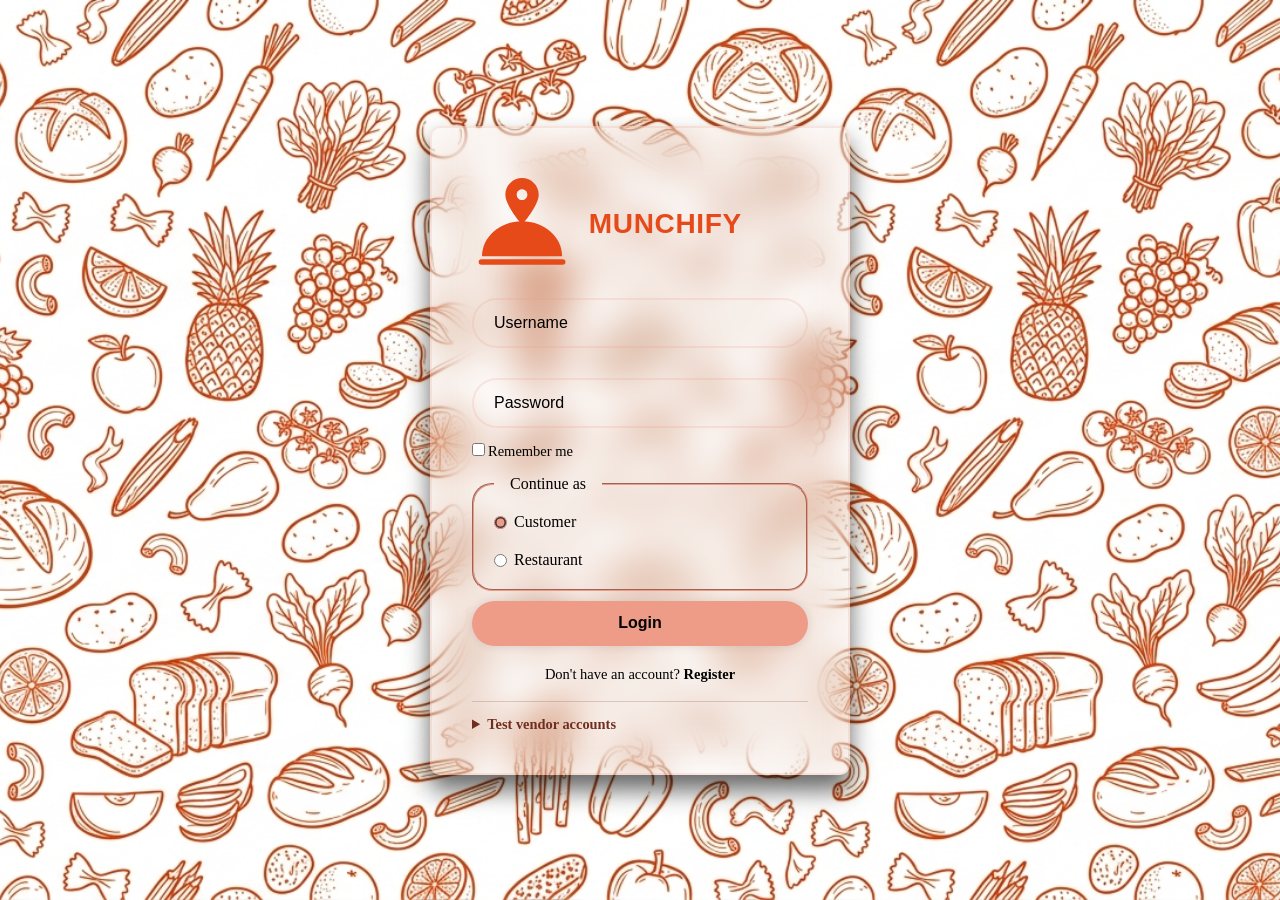
<file: delivery-dynamics.html>
<!DOCTYPE html>
<html lang="en">
<head>
    <meta charset="UTF-8">
    <meta name="viewport" content="width=device-width, initial-scale=1.0">
    <title>Delivery Dynamics</title>
    <link rel="icon" href="./images/munchify-clean-logo.svg">
    <link rel="stylesheet" href="dashboard.css">
    <link href="https://cdn.boxicons.com/3.0.8/fonts/basic/boxicons.min.css" rel="stylesheet">
    <link href="https://cdn.boxicons.com/3.0.8/fonts/filled/boxicons-filled.min.css" rel="stylesheet">
</head>
<body>
    <div class="main-container">
        <aside class="sidebar">
            <div class="sidebar-content">
                <div class="sidebar-header">
                    <img src="./images/munchify-clean-logo.svg" alt="Munchify logo" class="brand-logo">
                    <div class="header-text">
                        <span>Hi, <span id="user-name">Vendor</span></span>
                    </div>
                    <div class="sidebar-profile">
                        <img src="./images/Hamburger-cuate.svg" id="vendor-sidebar-photo" alt="Vendor profile photo">
                    </div>
                    <button class="sd-toggle" aria-label="Toggle sidebar">
                        <img src="./images/next.png" alt="Toggle sidebar">
                    </button>
                </div>

                <nav class="sidebar-nav" aria-label="Sidebar">
                    <ul>
                        <li>
                            <a href="dashboard.html">
                                <i class="bx bx-home"></i>
                                <span class="nav-link-text">Home</span>
                            </a>
                        </li>
                        <li>
                            <a href="daily-operations.html">
                                <i class="bx bx-bar-chart"></i>
                                <span class="nav-link-text">Daily Operations</span>
                            </a>
                        </li>
                        <li>
                            <a href="business-management.html">
                                <i class="bx bx-cog"></i>
                                <span class="nav-link-text">Business Management</span>
                            </a>
                        </li>
                        <li class="active">
                            <a href="delivery-dynamics.html">
                                <i class="bx bx-map"></i>
                                <span class="nav-link-text">Delivery Dynamics</span>
                            </a>
                        </li>
                    </ul>
                </nav>

                <div class="log-out">
                    <button id="log-out-btn">
                        <i class="bx bx-arrow-out-left-square-half"></i>
                        <span class="out-text">Log out</span>
                    </button>
                </div>
            </div>
        </aside>

        <main class="content">
            <header class="header">
                <div class="header-title">
                    <p class="eyebrow">Logistics</p>
                    <h2>Delivery Dynamics</h2>
                </div>
                <div class="header-actions">
                    <div class="search-box">
                        <i class="bx bx-search"></i>
                        <input type="text" placeholder="Track dispatch" aria-label="Track dispatch">
                    </div>
                    <button class="icon-btn" aria-label="Settings"><i class="bx bx-cog"></i></button>
                    <button class="icon-btn" aria-label="Notifications"><i class="bx bx-bell-ring"></i></button>
                </div>
            </header>

            <section class="stats-grid">
                <article class="stat-card accent-card">
                    <div class="stat-icon"><i class="bx bx-timer"></i></div>
                    <div class="stat-info">
                        <span class="label">Avg. delivery</span>
                        <strong id="delivery-average-eta">0 min</strong>
                        <small class="positive" id="delivery-eta-note">Based on active customer orders</small>
                    </div>
                </article>

                <article class="stat-card">
                    <div class="stat-icon alt"><i class="bx bx-error-circle"></i></div>
                    <div class="stat-info">
                        <span class="label">Delay alerts</span>
                        <strong id="delivery-delay-count">0</strong>
                        <small class="neutral" id="delivery-delay-note">Orders needing an ETA adjustment</small>
                    </div>
                </article>

                <article class="stat-card">
                    <div class="stat-icon warm"><i class="bx bx-map-pin"></i></div>
                    <div class="stat-info">
                        <span class="label">Coverage</span>
                        <strong id="delivery-zone-count">0 zones</strong>
                        <small class="positive" id="delivery-coverage-note">Distinct areas in active orders</small>
                    </div>
                </article>
            </section>

            <section class="panel-grid ops-layout">
                <article class="panel">
                    <div class="panel-header">
                        <div>
                            <p class="eyebrow">Dispatch</p>
                            <h3>Delay control</h3>
                        </div>
                        <span class="pill">Dispatch queue</span>
                    </div>

                    <form class="delay-form" id="delay-form">
                        <label>
                            <span>Order reference</span>
                            <select name="order-id" id="delay-order-id" required>
                                <option value="">Choose an active order</option>
                            </select>
                        </label>

                        <label>
                            <span>Reason for delay</span>
                            <select name="reason" id="delay-reason">
                                <option>Traffic congestion</option>
                                <option>Kitchen backlog</option>
                                <option>Weather disruption</option>
                                <option>Vehicle issue</option>
                            </select>
                        </label>

                        <label>
                            <span>Additional minutes</span>
                            <input type="number" name="minutes" value="15" min="5" max="60" required>
                        </label>

                        <label>
                            <span>Customer note</span>
                            <textarea rows="3" name="note">We are experiencing a temporary delay. We will share an updated arrival time as soon as possible.</textarea>
                        </label>

                        <div class="form-actions">
                            <button type="button" class="secondary-btn dark-button" data-delay-action="save">Save delay</button>
                            <button type="button" class="primary-btn" data-delay-action="notify">Send update</button>
                        </div>
                        <p id="delivery-feedback" role="status" aria-live="polite"></p>
                    </form>
                </article>

                <aside class="panel side-panel">
                    <div class="panel-header compact">
                        <div>
                            <p class="eyebrow">Queue</p>
                            <h3>Dispatch timeline</h3>
                        </div>
                    </div>

                    <div class="timeline-list compact-timeline" id="dispatch-timeline"></div>
                </aside>
            </section>

            <section class="panel">
                <div class="panel-header">
                    <div>
                        <p class="eyebrow">Operations</p>
                        <h3>Zone performance</h3>
                    </div>
                </div>

                <div class="zone-grid"></div>
            </section>
        </main>

        <aside class="right-panel">
            <div class="promo-card">
                <p class="eyebrow">Incident</p>
                <h3>Response status</h3>
                <div class="mini-stat-block">
                    <strong id="delivery-active-alerts">0 alerts</strong>
                    <span>Active emergency notices</span>
                </div>
                <div class="mini-stat-block">
                    <strong id="delivery-active-riders">0 riders</strong>
                    <span>On standby for rerouting</span>
                </div>
            </div>

            <div class="mini-panel">
                <div class="panel-header compact">
                    <div>
                        <p class="eyebrow">Action</p>
                        <h3>Prepared steps</h3>
                    </div>
                </div>
                <ul class="alert-list">
                    <li>Notify riders about temporary reroute.</li>
                    <li>Push updates to customer messaging.</li>
                    <li>Reassign high-priority orders first.</li>
                </ul>
            </div>
        </aside>
    </div>
    <script src="menu-data.js"></script>
    <script src="script.js" defer></script>
</body>
</html>
</file>
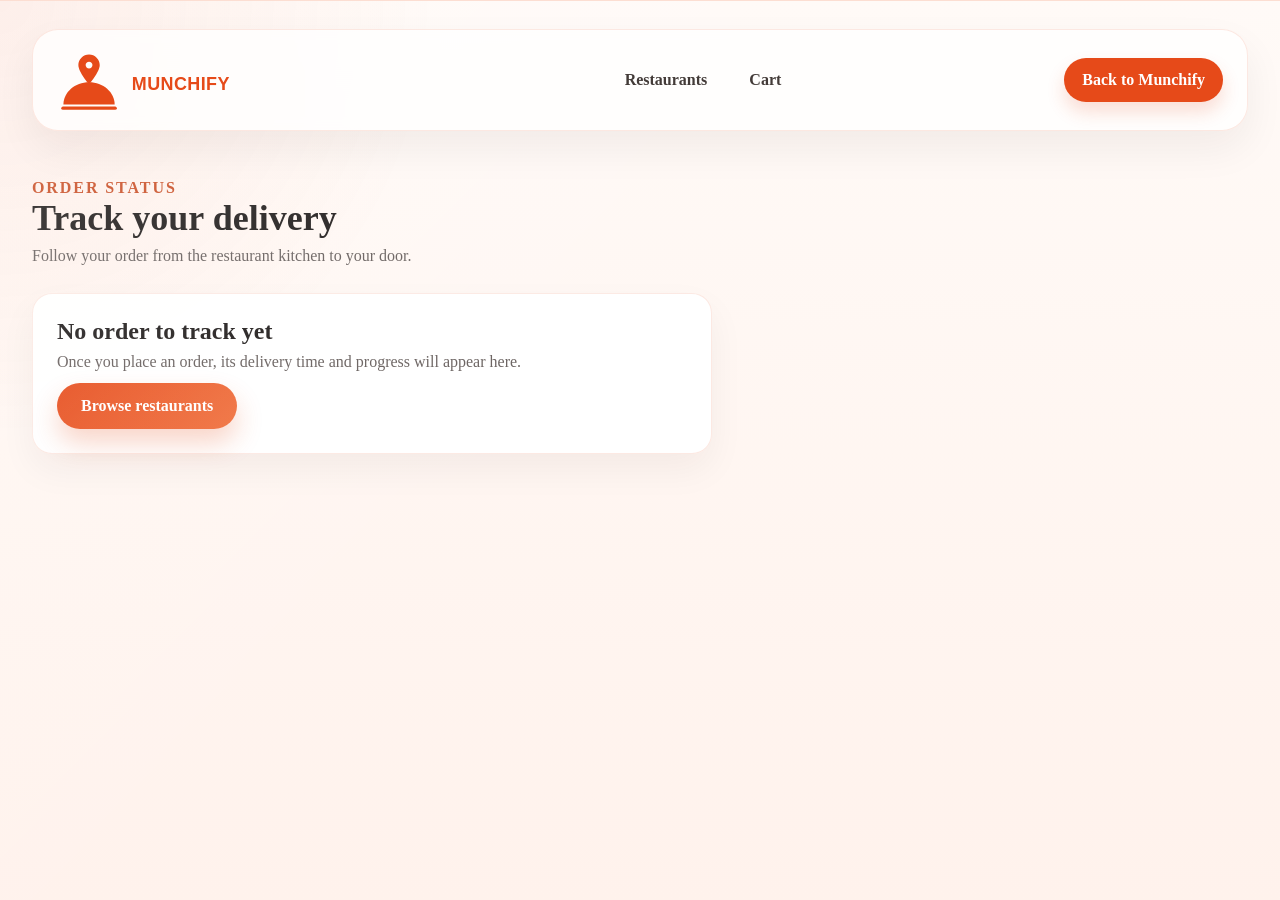
<file: track-order.html>
<!DOCTYPE html>
<html lang="en">
<head>
    <meta charset="UTF-8">
    <meta name="viewport" content="width=device-width, initial-scale=1.0">
    <title>Munchify | Track order</title>
    <link rel="icon" href="./images/munchify-clean-logo.svg">
    <link rel="stylesheet" href="style.css">
</head>
<body>
    <div class="customer-view workflow-view tracking-view">
        <header class="customer-header">
            <a href="index.html" class="workflow-brand" aria-label="Back to Munchify">
                <img src="./images/munchify-clean-logo.svg" alt="Munchify" class="customer-brand-logo">
            </a>
            <nav class="customer-nav" aria-label="Order navigation">
                <a href="index.html#restaurants">Restaurants</a>
                <a href="checkout.html">Cart</a>
            </nav>
            <a href="index.html" class="customer-account-link">Back to Munchify</a>
        </header>

        <main class="customer-main workflow-main">
            <div class="workflow-heading">
                <p class="eyebrow eyebrow-dark">ORDER STATUS</p>
                <h1>Track your delivery</h1>
                <p>Follow your order from the restaurant kitchen to your door.</p>
            </div>

            <section id="tracking-empty" class="tracking-empty" hidden>
                <h2>No order to track yet</h2>
                <p>Once you place an order, its delivery time and progress will appear here.</p>
                <a href="index.html#restaurants" class="primary-btn">Browse restaurants</a>
            </section>

            <section id="tracking-content" class="tracking-layout" hidden>
                <article class="tracking-main-panel">
                    <div class="tracking-order-heading">
                        <div>
                            <p class="eyebrow">ORDER <span id="tracking-order-id"></span></p>
                            <h2 id="tracking-restaurant-name"></h2>
                            <p id="tracking-order-summary"></p>
                        </div>
                        <span id="tracking-status-badge" class="order-status-badge"></span>
                    </div>

                    <div class="eta-display">
                        <span class="eta-kicker">Estimated arrival</span>
                        <strong id="tracking-eta">Calculating...</strong>
                        <span id="tracking-countdown"></span>
                    </div>

                    <ol class="order-steps" id="order-steps" aria-label="Delivery progress">
                        <li data-step="placed"><span class="step-marker">1</span><div><strong>Order placed</strong><small>Sent to the restaurant</small></div></li>
                        <li data-step="confirmed"><span class="step-marker">2</span><div><strong>Restaurant confirmed</strong><small>Your meal is being prepared</small></div></li>
                        <li data-step="preparing"><span class="step-marker">3</span><div><strong>Preparing your order</strong><small>Freshly made for you</small></div></li>
                        <li data-step="picked-up"><span class="step-marker">4</span><div><strong>On the way</strong><small>Rider is heading to your address</small></div></li>
                        <li data-step="delivered"><span class="step-marker">5</span><div><strong>Delivered</strong><small>Enjoy your meal</small></div></li>
                    </ol>

                    <div class="tracking-updates">
                        <h3>Latest updates</h3>
                        <ol id="tracking-events"></ol>
                    </div>
                </article>

                <aside class="tracking-side-panel">
                    <section>
                        <p class="eyebrow">DELIVERING TO</p>
                        <strong id="tracking-customer-name"></strong>
                        <p id="tracking-address"></p>
                        <p id="tracking-instructions"></p>
                    </section>
                    <section>
                        <p class="eyebrow">ORDER TOTAL</p>
                        <strong id="tracking-total"></strong>
                        <p>Cash on delivery</p>
                    </section>
                    <a href="index.html#restaurants" class="secondary-btn">Order again</a>
                </aside>
            </section>
        </main>
    </div>
    <script src="menu-data.js"></script>
    <script src="script.js" defer></script>
</body>
</html>
</file>
<file: style.css>
*{
    margin: 0;
    padding: 0;
    box-sizing: border-box;
}

body{
    overflow-x: hidden;
}

header nav{
    display: flex;
    justify-content: space-between;
    align-items: center;
    margin-left: 50px;
}

header img{
    width: auto;
    height: 90px;
}

h1{
    max-width: 800px;
    display: flex;
    align-items: center;
    position: relative;
    left: 400px;
    top: 90px;
}

.local-input{
    padding: 20px;
    background-color: rgb(238, 155, 135);
    border: 2px solid;
    border-radius: 55px;
    margin-right: 400px;
    margin-left: 400px;
    display: flex;
    justify-content: center;
    gap: 60px;
    position: relative;
    top: 120px;
    z-index: 10;
}

.local-input img{
    width: auto;
    height: 40px;
    background-color: rgb(238, 155, 135);
}

.local-input input{
    background-color: rgb(238, 155, 135);
    padding: 10px 15px;
    width: 500px;
    border-radius: 3px;
    border-style: none;
    outline: none;
}

.local-input button{
    background-color: rgb(238, 155, 135);;
    border: none;
}

.local-input select{
    display: none;
}

.auth-link{
    border: 2px solid black;
    border-radius: 22px;
    padding: 10px 15px;
    position: relative;
    right: 80px;
    background-color: #E64;
}

.auth-link a{
    color: white;
    background-color: #E64;
    text-decoration: none;
}

.top-pick{
    text-align: center;
    position: relative;
    top: 200px;
    font-weight: 600;
}

.hero-image-container{
    position: relative;
    top: 250px;
}


.hero-image{
    display: block;
    position: relative;
    left: 400px;
}



.hero-image img{
    border: 2px solid black;
    border-radius:25px;
}

.hero-image div p{
    border: 1px solid;
    border-radius: 15px;
    width: fit-content;
    padding: 10px 15px;
    position: relative;
    left: 35px;
    bottom: 10px;
    background-color: rgb(238, 155, 135);
}


.hero-image-2{
    display: block;
    position: relative;
    left: 700px;
    top: -155px;
}



.hero-image-2 img{
    border: 2px solid black;
    border-radius:25px;
}

.hero-image-2 div p{
    border: 1px solid;
    border-radius: 15px;
    width: fit-content;
    padding: 10px 15px;
    position: relative;
    left: 20px;
    bottom: 10px;
    background-color: rgb(238, 155, 135);
}


.hero-image-3{
    display: block;
    position: relative;
    left: 1000px;
    top: -310px;
}



.hero-image-3 img{
    border: 2px solid black;
    border-radius:25px;
    width: 135px;
}

.hero-image-3 div p{
    border: 1px solid;
    border-radius: 15px;
    width: fit-content;
    padding: 10px 15px;
    position: relative;
    left: -2px;
    bottom: 10px;
    background-color: rgb(238, 155, 135);
}


.hero-image-4{
    display: block;
    position: relative;
    left: 400px;
    top: -265px;
}



.hero-image-4 img{
    border: 2px solid black;
    border-radius:25px;
    width: 135px;
    object-fit: cover;
}

.hero-image-4 div p{
    border: 1px solid;
    border-radius: 15px;
    width: fit-content;
    padding: 10px 15px;
    position: relative;
    left: -13px;
    bottom: 10px;
    background-color: rgb(238, 155, 135);
}


.hero-image-5{
    display: block;
    position: relative;
    left: 700px;
    top: -415px;
}



.hero-image-5 img{
    border: 2px solid black;
    border-radius:25px;
    width: 135px;
}

.hero-image-5 div p{
    border: 1px solid;
    border-radius: 15px;
    width: fit-content;
    padding: 10px 15px;
    position: relative;
    left: -5px;
    bottom: 10px;
    background-color: rgb(238, 155, 135);
}

.hero-image-6{
    display: block;
    position: relative;
    left: 1000px;
    top: -570px;
}



.hero-image-6 img{
    border: 2px solid black;
    border-radius:25px;
    width: 135px;
}

.hero-image-6 div p{
    border: 1px solid;
    border-radius: 15px;
    width: fit-content;
    padding: 10px 15px;
    position: relative;
    left: 10px;
    bottom: 10px;
    background-color: rgb(238, 155, 135);
}

.card-container-pick{
    text-align: center;
    position: relative;
    top: -400px;
    font-weight: 600;
}

.card-container{
    display: flex;
    justify-content: center;
    position: relative;
    top: -350px;
    gap: 20px;
}

.card-container-2{
    display: flex;
    justify-content: center;
    gap: 20px;
    position: relative;
    top: -150px;
}

.card{
    display: flex;
    flex-direction: column;
    background: rgba(255, 255, 255, 0.85);
    backdrop-filter: blur(8px);
    -webkit-backdrop-filter: blur(8px);
    border: 1px solid rgba(255, 255, 255, 0.6) !important;
    box-shadow: 0 8px 32px 0 rgba(26, 32, 44, 0.04) !important;
    border-radius: 16px !important;
    transition: all 0.3s cubic-bezier(0.25, 0.8, 0.25, 1);
    min-height: 200px;
}


.card:hover{
    transform: translateY(-4px);
    box-shadow: 0 12px 40px 0 rgba(230, 74, 25, 0.8) !important;
    border-color: rgba(230, 74, 25, 0.2) !important;
}



.card-body{
    background: rgba(255, 255, 255, 0.85);
    backdrop-filter: blur(8px);
    -webkit-backdrop-filter: blur(8px);
    border: 1px solid rgba(255, 255, 255, 0.85) !important;
    box-shadow: 0 8px 32px 0 rgba(26, 32, 44, 0.04) !important;
    border-radius: 16px !important;
    transition: all 0.3s cubic-bezier(0.25, 0.8, 0.25, 1);
}

.center-me p{
    text-align: center;
    position: relative;
    top: 200px;
    font-weight: 600;
}



.card-img-top{
    width: 100%;
    height: 200px;
    object-fit: cover;
}


.card-body .btn{
    background-color: #E64;
    border: none;
    color: white;
    padding: 5px 15px;
    border-radius: 5px;
}

.card-body:hover .btn{
    background-color: white;
    color: #E64;
    border: 1px solid #E64;
}

.services-container{
    display: flex;
    flex-wrap: wrap;
    justify-content: center;
    align-items: stretch;
    gap: 150px;
    position: relative;
    top: 300px;
}

.custom{
    background: rgba(255, 255, 255);
    backdrop-filter: blur(8px);
    -webkit-backdrop-filter: blur(8px);
    display: flex;
    flex-direction: column;
    height: 100%;
    border-radius: 16px;
    padding: 1.5rem;
}

.card-top-img{
    width: 100%;
    height: auto;
    object-fit: cover;
}

.cs-body{
    display: flex;
    justify-content: center;
    flex-direction: column;
    flex-grow: 1;
    gap: 10px;
}

.cs-btn{
    background-color: #E64;
    border: none;
    color: white;
    padding: 5px 15px;
    border-radius: 5px;
    text-decoration: none;
    margin-top: auto;
    align-self: center;
    width: 100%;
    text-align: center;
}

.cs-btn:hover{
    background-color: white;
    color: #E64;
    border: 1px solid #E64;
}

body > footer{
    background-color: #000000;
    color: white;
    position: relative;
    top: 400px;
    padding: 56px;
    display: flex;
    flex-direction: column;
    gap: 40px;
}

.footer-grid{
    display: grid;
    grid-template-columns: repeat(auto-fit, minmax(220px, 1fr));
    justify-content: space-between;
    gap: 50px;
    max-width: 1200px;
    margin: 0;
    width: 100%;
}

.footer-logo{
    width: auto;
    height: 70px;
    object-fit: contain;
    position: relative;
    top: -30px;
}

.footer-links{
    position: relative;
    left: 150px;
}

.footer-links h4{
    position: relative;
    left: 30px;
}

.footer-links ul{
    list-style: none;
    margin-top: 10px;
}


.footer-links ul li a,
.footer-links ul li span{
    color: rgb(238, 155, 135);
    text-decoration: none;
}

.customer-footer {
    position: relative;
    z-index: 1;
    display: flex;
    flex-direction: column;
    gap: 32px;
    margin: 48px -32px -50px;
    padding: 48px 32px 24px;
    background: #000;
    color: #fff;
}

.customer-footer .footer-grid {
    gap: 32px;
    margin: 0 auto;
}

.customer-footer .footer-logo,
.customer-footer .footer-links,
.customer-footer .footer-links h4 {
    position: static;
}

.customer-footer .footer-links h4 {
    margin-bottom: 12px;
}

.customer-footer .footer-links ul {
    padding-left: 0;
}

.customer-footer .footer-copyright {
    width: 100%;
    max-width: 1200px;
    margin: 0 auto;
    padding-top: 20px;
    border-top: 1px solid rgba(255, 255, 255, 0.16);
    color: #c9c2bf;
}

.customer-footer .footer-copyright p {
    margin: 0;
}

.customer-view {
    position: relative;
    background: radial-gradient(circle at top left, rgba(230, 74, 25, 0.08), transparent 28%),
                linear-gradient(180deg, #fffaf7 0%, #fff2ec 100%);
    padding: 28px 32px 50px;
    margin-top: 0;
    border-top: 1px solid rgba(230, 74, 25, 0.12);
}

body > header,
body > .services-container,
body > footer {
    display: none;
}

.customer-view::before {
    content: "";
    position: absolute;
    inset: 0;
    background: linear-gradient(135deg, rgba(255,255,255,0.18), transparent 50%);
    pointer-events: none;
}

.customer-header {
    position: relative;
    z-index: 1;
    max-width: 1380px;
    margin: 0 auto 30px;
    display: flex;
    align-items: center;
    justify-content: space-between;
    gap: 20px;
    background: rgba(255, 255, 255, 0.78);
    border: 1px solid rgba(230, 74, 25, 0.12);
    border-radius: 26px;
    padding: 18px 24px;
    box-shadow: 0 18px 40px rgba(35, 18, 11, 0.06);
    backdrop-filter: blur(6px);
}

.customer-brand-wrap {
    display: flex;
    align-items: center;
    gap: 18px;
}

.customer-brand-logo {
    width: auto;
    height: 64px;
}

.customer-location {
    display: flex;
    align-items: center;
    gap: 8px;
    padding: 10px 14px;
    border-radius: 999px;
    background: #fff8f3;
    color: #4b433f;
    font-weight: 600;
}

.location-pin {
    font-size: 1.1rem;
}

.customer-nav {
    display: flex;
    justify-content: center;
    align-items: center;
    gap: 10px;
    flex-wrap: wrap;
}

.customer-nav a {
    text-decoration: none;
    color: #433b38;
    padding: 10px 16px;
    border-radius: 999px;
    font-weight: 600;
    transition: 0.2s ease;
}

.customer-nav a.active,
.customer-nav a:hover {
    background: #e64a19;
    color: white;
    box-shadow: 0 10px 18px rgba(230, 74, 25, 0.18);
}

.customer-actions {
    display: flex;
    align-items: center;
    gap: 12px;
}

.customer-account-link {
    display: inline-flex;
    align-items: center;
    justify-content: center;
    min-height: 44px;
    padding: 11px 18px;
    border-radius: 999px;
    background: #e64a19;
    color: #fff;
    text-decoration: none;
    font-weight: 700;
    box-shadow: 0 10px 18px rgba(230, 74, 25, 0.18);
    transition: 0.2s ease;
}

.customer-account-link:hover {
    background: #c93d12;
    color: #fff;
    transform: translateY(-2px);
}

.header-icon {
    width: 42px;
    height: 42px;
    border: 1px solid rgba(230, 74, 25, 0.14);
    background: white;
    border-radius: 12px;
    font-size: 1.1rem;
    cursor: pointer;
}

.customer-avatar {
    width: 42px;
    height: 42px;
    border-radius: 50%;
    background: linear-gradient(135deg, #e64a19, #f39c61);
    color: white;
    display: flex;
    align-items: center;
    justify-content: center;
    font-weight: 700;
}

.customer-main {
    max-width: 1380px;
    margin: 0 auto;
}

.customer-hero {
    position: relative;
    z-index: 1;
    display: grid;
    grid-template-columns: 1.2fr 0.8fr;
    gap: 28px;
    background: linear-gradient(135deg, rgba(230, 74, 25, 0.08), rgba(255, 255, 255, 0.96));
    border: 1px solid rgba(230, 74, 25, 0.14);
    border-radius: 30px;
    padding: 32px;
    box-shadow: 0 28px 50px rgba(34, 16, 11, 0.06);
}

.customer-hero-copy h2 {
    font-size: clamp(2.1rem, 3vw, 4rem);
    line-height: 1.05;
    color: #1f1b1a;
    margin-bottom: 16px;
}

.customer-hero-copy p {
    font-size: 1.04rem;
    color: #524c49;
    line-height: 1.8;
    max-width: 560px;
}

.eyebrow-dark {
    color: #c94e25;
    font-weight: 700;
    letter-spacing: 0.12em;
}

.customer-cta {
    display: flex;
    gap: 16px;
    margin-top: 24px;
    flex-wrap: wrap;
}

.primary-btn,
.secondary-btn {
    display: inline-flex;
    align-items: center;
    justify-content: center;
    padding: 14px 24px;
    border-radius: 999px;
    font-weight: 700;
    text-decoration: none;
}

.primary-btn {
    background: linear-gradient(135deg, #e64a19, #f0703d);
    color: white;
    box-shadow: 0 14px 26px rgba(230, 74, 25, 0.25);
}

.secondary-btn {
    background: white;
    border: 1px solid rgba(230, 74, 25, 0.14);
    color: #322d2c;
    box-shadow: 0 10px 18px rgba(67, 59, 56, 0.04);
}

.primary-btn:hover,
.secondary-btn:hover,
.checkout-btn:hover,
.filter-pill:hover {
    transform: translateY(-2px);
}

.customer-hero-card {
    background: rgba(255, 255, 255, 0.8);
    border: 1px solid rgba(230, 74, 25, 0.12);
    border-radius: 26px;
    overflow: hidden;
    box-shadow: 0 20px 40px rgba(29, 17, 13, 0.08);
}

.customer-hero-card img {
    width: 100%;
    height: 260px;
    object-fit: cover;
}

.hero-card-text {
    padding: 18px 20px 20px;
}

.tag {
    display: inline-block;
    background: #f5d7c8;
    color: #b74a25;
    border-radius: 999px;
    padding: 7px 12px;
    font-size: 0.75rem;
    font-weight: 700;
    text-transform: uppercase;
}

.hero-card-bottom {
    display: flex;
    justify-content: space-between;
    align-items: center;
    margin-top: 16px;
    font-size: 1.05rem;
}

.category-strip {
    display: flex;
    align-items: center;
    gap: 12px;
    flex-wrap: wrap;
    margin: 28px 0 20px;
}
.restaurant-search {
    display: grid;
    gap: 7px;
    max-width: 540px;
    margin: 28px 0 12px;
    color: #514844;
    font-size: 0.86rem;
    font-weight: 700;
}

.restaurant-search input {
    width: 100%;
    min-height: 46px;
    padding: 10px 14px;
    border: 1px solid rgba(230, 74, 25, 0.18);
    border-radius: 10px;
    background: #fff;
    color: #1f1b1a;
    font: inherit;
}

.restaurant-search input:focus {
    outline: 2px solid rgba(230, 74, 25, 0.24);
    border-color: #e64a19;
}

.filter-pill {
    border: 1px solid rgba(230, 74, 25, 0.12);
    background: white;
    color: #413b39;
    border-radius: 999px;
    padding: 10px 16px;
    font-weight: 700;
    cursor: pointer;
}

.filter-pill.active {
    background: #e64a19;
    color: white;
    border-color: #e64a19;
}

.customer-content-grid {
    display: grid;
    grid-template-columns: minmax(0, 1fr);
    gap: 24px;
    align-items: start;
    margin-top: 30px;
}

.restaurant-listings,
.side-panel {
    background: rgba(255, 255, 255, 0.9);
    border: 1px solid rgba(230, 74, 25, 0.12);
    border-radius: 26px;
    box-shadow: 0 20px 40px rgba(18, 10, 7, 0.04);
}

.restaurant-listings {
    padding: 22px;
}

.section-heading {
    display: flex;
    align-items: center;
    justify-content: space-between;
    gap: 12px;
    margin-bottom: 22px;
}

.section-heading h3 {
    font-size: 1.6rem;
    color: #1f1b1a;
}

.section-heading a {
    color: #e64a19;
    text-decoration: none;
    font-weight: 700;
}

.section-heading.compact {
    margin-bottom: 18px;
}

.restaurant-grid {
    display: grid;
    grid-template-columns: repeat(2, minmax(220px, 1fr));
    gap: 20px;
}

.restaurant-card {
    overflow: hidden;
    border: 1px solid rgba(230, 74, 25, 0.1);
    border-radius: 20px;
    background: #fffdfb;
    transition: 0.25s ease;
}

.restaurant-card:hover {
    transform: translateY(-5px);
    box-shadow: 0 18px 32px rgba(230, 74, 25, 0.12);
    border-color: rgba(230, 74, 25, 0.18);
}

.restaurant-card img {
    width: 100%;
    height: 170px;
    object-fit: cover;
}

.restaurant-card-body {
    padding: 16px;
}

.restaurant-card-top,
.restaurant-card-bottom {
    display: flex;
    align-items: center;
    justify-content: space-between;
    gap: 8px;
}

.restaurant-card-top h4 {
    font-size: 1.1rem;
    color: #1f1b1a;
}

.restaurant-card-top span,
.muted-text,
.restaurant-card-body p,
.restaurant-card-bottom span {
    color: #675f5d;
    font-size: 0.8rem;
}

.restaurant-card-body p {
    margin: 10px 0 14px;
}

.restaurant-card-bottom strong {
    color: #1f1b1a;
    font-size: 1rem;
}

.restaurant-order-link {
    display: block;
    margin-top: 14px;
    padding: 10px 12px;
    border-radius: 8px;
    background: #e64a19;
    color: #fff;
    font-weight: 700;
    text-align: center;
    text-decoration: none;
}

.restaurant-order-link:hover {
    background: #c93d12;
    color: #fff;
}

.restaurant-empty {
    padding: 18px;
    color: #675f5d;
    text-align: center;
}

.customer-sidebar {
    display: none;
}

.side-panel {
    padding: 20px 18px;
    transition: 0.2s ease;
}

.side-panel:hover {
    box-shadow: 0 20px 38px rgba(35, 18, 11, 0.06);
}

.mini-order-item,
.cart-item {
    display: flex;
    align-items: center;
    justify-content: space-between;
    gap: 10px;
    padding: 14px 12px;
    background: #fff8f3;
    border-radius: 16px;
    margin-top: 12px;
}

.mini-order-copy {
    display: flex;
    flex-direction: column;
    gap: 4px;
}

.mini-order-copy small {
    color: #6c6361;
}

.cart-panel {
    padding-bottom: 16px;
}

.cart-item span {
    color: #4b4442;
}

.total-row {
    background: rgba(230, 74, 25, 0.08);
    border: 1px solid rgba(230, 74, 25, 0.12);
}

.checkout-btn {
    display: block;
    text-align: center;
    text-decoration: none;
    background: linear-gradient(135deg, #e64a19, #f06e3d);
    color: white;
    font-weight: 700;
    border-radius: 14px;
    padding: 15px 18px;
    margin-top: 18px;
    box-shadow: 0 14px 24px rgba(230, 74, 25, 0.18);
    transition: 0.2s ease;
}



@media (max-width: 1100px) {
    .customer-header {
        flex-direction: column;
        align-items: stretch;
    }

    .customer-brand-wrap,
    .customer-actions {
        justify-content: space-between;
    }

    .customer-hero,
    .customer-content-grid {
        grid-template-columns: 1fr;
    }
}

@media (max-width: 760px) {
    .customer-view {
        padding-left: 16px;
        padding-right: 16px;
    }

    .customer-brand-wrap {
        flex-wrap: wrap;
        gap: 10px;
    }

    .restaurant-grid {
        grid-template-columns: 1fr;
    }

    .customer-hero {
        padding: 22px 18px;
    }

    .customer-nav {
        justify-content: flex-start;
    }

    .customer-footer {
        margin-right: -16px;
        margin-left: -16px;
        padding: 40px 16px 20px;
    }
}

.customer-cart-link,
.customer-track-link {
    display: inline-flex;
    align-items: center;
    gap: 8px;
    min-height: 42px;
    padding: 9px 13px;
    border: 1px solid rgba(230, 74, 25, 0.14);
    border-radius: 12px;
    background: #fff;
    color: #433b38;
    font-weight: 700;
    text-decoration: none;
}

#cart-count {
    display: inline-grid;
    min-width: 23px;
    height: 23px;
    padding: 0 5px;
    place-items: center;
    border-radius: 999px;
    background: #e64a19;
    color: #fff;
    font-size: 0.75rem;
}

.menu-dialog {
    width: min(720px, calc(100% - 32px));
    max-height: min(82vh, 760px);
    margin: auto;
    padding: 26px;
    border: 1px solid rgba(230, 74, 25, 0.16);
    border-radius: 20px;
    color: #1f1b1a;
    box-shadow: 0 28px 90px rgba(20, 12, 8, 0.26);
}

.menu-dialog::backdrop {
    background: rgba(25, 20, 18, 0.55);
    backdrop-filter: blur(3px);
}

.menu-dialog-header,
.menu-item-card,
.menu-item-action {
    display: flex;
    align-items: center;
    justify-content: space-between;
    gap: 16px;
}

.menu-dialog-header {
    margin-bottom: 16px;
}

.menu-dialog-header h2 {
    margin: 0;
    font-size: 1.6rem;
}

.menu-dialog-close {
    width: 40px;
    height: 40px;
    border: 1px solid rgba(31, 27, 26, 0.12);
    border-radius: 50%;
    background: #fff;
    font-size: 1.5rem;
    cursor: pointer;
}

.menu-items {
    display: grid;
    gap: 10px;
    max-height: 54vh;
    overflow-y: auto;
}

.menu-item-card {
    padding: 12px;
    border: 1px solid #f0e2db;
    border-radius: 14px;
}

.menu-item-card > img {
    width: 76px;
    height: 76px;
    flex: 0 0 76px;
    border-radius: 10px;
    object-fit: cover;
}

.menu-item-copy {
    flex: 1;
}

.menu-item-copy h3,
.menu-item-copy p {
    margin: 0 0 5px;
}

.menu-item-copy h3 {
    font-size: 1rem;
}

.menu-item-copy p,
.menu-item-copy span {
    color: #675f5d;
    font-size: 0.85rem;
}

.menu-item-action {
    flex-direction: column;
    align-items: flex-end;
}

.menu-item-action .primary-btn {
    padding: 8px 16px;
    border: 0;
    cursor: pointer;
}

.menu-cart-feedback {
    min-height: 1.4em;
    margin: 12px 0;
    color: #24754d;
    font-weight: 600;
}

.workflow-view {
    min-height: 100vh;
    padding-bottom: 24px;
}

.workflow-brand {
    display: flex;
    align-items: center;
}

.workflow-main {
    padding: 18px 0 64px;
}

.workflow-heading {
    margin: 0 0 28px;
}

.workflow-heading h1 {
    position: static;
    display: block;
    margin: 0 0 8px;
    color: #1f1b1a;
    font-size: 2.25rem;
}

.workflow-heading > p:last-child {
    color: #675f5d;
}

.checkout-layout,
.tracking-layout {
    display: grid;
    grid-template-columns: minmax(0, 1.15fr) minmax(320px, 0.85fr);
    align-items: start;
    gap: 22px;
}

.checkout-section,
.tracking-main-panel,
.tracking-side-panel,
.tracking-empty {
    padding: 24px;
    border: 1px solid rgba(230, 74, 25, 0.12);
    border-radius: 20px;
    background: rgba(255, 255, 255, 0.94);
    box-shadow: 0 16px 36px rgba(31, 27, 26, 0.05);
}

.checkout-section .section-heading h2 {
    margin: 0;
    color: #1f1b1a;
    font-size: 1.35rem;
}

.checkout-restaurant-heading {
    display: flex;
    justify-content: space-between;
    gap: 12px;
    padding: 14px 0;
    border-bottom: 1px solid #eee3de;
}

.checkout-restaurant-heading span,
.checkout-item-copy span {
    color: #675f5d;
    font-size: 0.85rem;
}

.checkout-item {
    display: grid;
    grid-template-columns: 64px minmax(0, 1fr) auto auto;
    align-items: center;
    gap: 12px;
    padding: 16px 0;
    border-bottom: 1px solid #f1e8e3;
}

.checkout-item > img {
    width: 64px;
    height: 64px;
    border-radius: 10px;
    object-fit: cover;
}

.checkout-item-copy {
    display: grid;
    gap: 5px;
}

.quantity-control {
    display: inline-flex;
    align-items: center;
    gap: 10px;
}

.quantity-control button {
    width: 32px;
    height: 32px;
    border: 1px solid #ecd9d0;
    border-radius: 8px;
    background: #fff8f3;
    color: #b74019;
    font-size: 1.1rem;
    cursor: pointer;
}

.checkout-line-total {
    min-width: 76px;
    text-align: right;
}

.checkout-field {
    display: grid;
    gap: 7px;
    margin: 16px 0;
    color: #312a27;
    font-weight: 600;
}

.checkout-field small {
    color: #77706d;
    font-weight: 400;
}

.checkout-field input,
.checkout-field select,
.checkout-field textarea {
    width: 100%;
    padding: 12px 13px;
    border: 1px solid #e8d8d0;
    border-radius: 10px;
    background: #fff;
    color: #1f1b1a;
    font: inherit;
}

.checkout-field textarea {
    resize: vertical;
}

.payment-method {
    margin: 20px 0;
    padding: 16px;
    border: 1px solid #ecd9d0;
    border-radius: 12px;
}

.payment-method legend {
    padding: 0 6px;
    font-weight: 700;
}

.payment-method label {
    display: flex;
    align-items: center;
    gap: 8px;
}

.payment-method input {
    accent-color: #e64a19;
}

.payment-method p,
.checkout-notice p {
    margin: 8px 0 0;
    color: #675f5d;
    font-size: 0.9rem;
}

.checkout-totals {
    display: grid;
    gap: 12px;
    padding: 18px 0;
    border-top: 1px solid #eee3de;
}

.checkout-totals > div {
    display: flex;
    justify-content: space-between;
    gap: 12px;
}

.checkout-grand-total {
    padding-top: 12px;
    border-top: 1px solid #eee3de;
    font-size: 1.15rem;
}

.checkout-submit {
    width: 100%;
    min-height: 48px;
    border: 0;
    border-radius: 10px;
    background: #e64a19;
    color: #fff;
    font: inherit;
    font-weight: 700;
    cursor: pointer;
}

.checkout-submit:disabled {
    opacity: 0.55;
    cursor: not-allowed;
}

.checkout-notice {
    padding: 16px;
    border-radius: 12px;
    background: #fff4ee;
}

.checkout-notice .primary-btn {
    margin-top: 12px;
}

.checkout-empty,
.tracking-empty {
    color: #675f5d;
}

.tracking-empty {
    max-width: 680px;
}

.tracking-empty h2 {
    margin: 0 0 8px;
    color: #1f1b1a;
}

.tracking-empty .primary-btn {
    margin-top: 12px;
}

.tracking-layout {
    grid-template-columns: minmax(0, 1fr) 320px;
}

.tracking-order-heading {
    display: flex;
    align-items: flex-start;
    justify-content: space-between;
    gap: 18px;
}

.tracking-order-heading h2 {
    margin: 0 0 5px;
}

.tracking-order-heading p:last-child {
    margin: 0;
    color: #675f5d;
}

.order-status-badge {
    padding: 8px 12px;
    border-radius: 999px;
    background: #fff0dd;
    color: #90520b;
    font-size: 0.85rem;
    font-weight: 700;
    white-space: nowrap;
}

.order-status-badge.status-delivered {
    background: #e4f5eb;
    color: #24754d;
}

.order-status-badge.status-cancelled {
    background: #fde8e6;
    color: #a52d24;
}

.eta-display {
    display: grid;
    gap: 6px;
    margin: 24px 0;
    padding: 20px;
    border-radius: 14px;
    background: #fff3ec;
}

.eta-kicker {
    color: #675f5d;
    font-size: 0.85rem;
}

.eta-display strong {
    color: #1f1b1a;
    font-size: 1.8rem;
}

.eta-display span:last-child {
    color: #b74019;
    font-weight: 700;
}

.order-steps {
    display: grid;
    gap: 0;
    margin: 0;
    padding: 0;
    list-style: none;
}

.order-steps li {
    position: relative;
    display: flex;
    align-items: flex-start;
    gap: 14px;
    min-height: 66px;
    color: #8b817d;
}

.order-steps li:not(:last-child)::after {
    position: absolute;
    top: 34px;
    left: 15px;
    width: 2px;
    height: 32px;
    background: #e8ddd8;
    content: "";
}

.step-marker {
    display: grid;
    width: 32px;
    height: 32px;
    flex: 0 0 32px;
    place-items: center;
    border: 1px solid #e8ddd8;
    border-radius: 50%;
    background: #fff;
    font-size: 0.8rem;
    font-weight: 700;
}

.order-steps li div {
    display: grid;
    gap: 3px;
}

.order-steps small {
    color: #8b817d;
}

.order-steps li.is-complete,
.order-steps li.is-current {
    color: #1f1b1a;
}

.order-steps li.is-complete .step-marker,
.order-steps li.is-current .step-marker {
    border-color: #e64a19;
    background: #e64a19;
    color: #fff;
}

.order-steps li.is-complete:not(:last-child)::after {
    background: #e64a19;
}

.order-steps li.is-cancelled .step-marker {
    border-color: #a52d24;
    background: #a52d24;
}

.tracking-updates {
    margin-top: 18px;
    padding-top: 18px;
    border-top: 1px solid #eee3de;
}

.tracking-updates h3 {
    margin: 0 0 14px;
}

#tracking-events {
    display: grid;
    gap: 14px;
    margin: 0;
    padding: 0;
    list-style: none;
}

#tracking-events li {
    display: grid;
    gap: 3px;
}

#tracking-events time,
#tracking-events span,
.tracking-side-panel p {
    color: #675f5d;
    font-size: 0.88rem;
}

.tracking-side-panel {
    display: grid;
    gap: 22px;
}

.tracking-side-panel section + section {
    padding-top: 18px;
    border-top: 1px solid #eee3de;
}

.tracking-side-panel p {
    margin: 7px 0 0;
}

.tracking-side-panel .secondary-btn {
    border-radius: 10px;
}

@media (max-width: 760px) {
    .customer-header .customer-actions {
        flex-wrap: wrap;
    }

    .checkout-layout,
    .tracking-layout {
        grid-template-columns: 1fr;
    }

    .checkout-section,
    .tracking-main-panel,
    .tracking-side-panel,
    .tracking-empty {
        padding: 18px;
    }

    .checkout-item {
        grid-template-columns: 52px minmax(0, 1fr) auto;
        gap: 9px;
    }

    .checkout-item > img {
        width: 52px;
        height: 52px;
    }

    .checkout-line-total {
        grid-column: 2 / 3;
        text-align: left;
    }

    .quantity-control {
        grid-column: 3;
        grid-row: 1 / span 2;
    }

    .menu-dialog {
        padding: 18px;
    }

    .menu-item-card {
        align-items: flex-start;
        flex-wrap: wrap;
    }

    .menu-item-copy {
        min-width: calc(100% - 100px);
    }

    .menu-item-action {
        width: 100%;
        flex-direction: row;
        align-items: center;
        justify-content: flex-end;
    }
}

.tracking-layout[hidden] {
    display: none;
}

@media (max-width: 700px) {
    .customer-header {
        gap: 14px;
        padding: 16px;
    }

    .customer-brand-wrap {
        width: 100%;
        justify-content: space-between;
    }

    .customer-nav {
        gap: 4px;
    }

    .customer-nav a {
        padding: 8px 10px;
    }

    .customer-actions {
        display: grid;
        width: 100%;
        grid-template-columns: repeat(2, minmax(0, 1fr));
        gap: 8px;
    }

    .customer-account-link {
        grid-column: 1 / -1;
    }

    .customer-hero {
        gap: 18px;
        padding: 20px;
    }

    .customer-hero-card img {
        height: 220px;
    }

    .restaurant-grid {
        grid-template-columns: repeat(2, minmax(0, 1fr));
        gap: 14px;
    }

    .restaurant-card img {
        height: 150px;
    }

    .customer-footer .footer-grid {
        grid-template-columns: repeat(2, minmax(0, 1fr));
        gap: 24px;
    }

    .workflow-main {
        padding-top: 12px;
    }
}

@media (max-width: 500px) {
    .customer-view {
        padding-right: 12px;
        padding-left: 12px;
    }

    .customer-header {
        padding: 14px;
        border-radius: 18px;
    }

    .customer-brand-logo {
        height: 50px;
    }

    .customer-location {
        padding: 8px 10px;
        font-size: 0.82rem;
    }

    .customer-actions {
        grid-template-columns: repeat(2, minmax(0, 1fr));
    }

    .customer-nav a {
        padding: 8px;
        font-size: 0.88rem;
    }

    .customer-hero {
        padding: 18px 16px;
        border-radius: 20px;
    }

    .customer-hero-copy h2 {
        font-size: 1.9rem;
    }

    .customer-cta {
        gap: 9px;
    }

    .customer-cta a {
        width: 100%;
    }

    .restaurant-grid {
        grid-template-columns: minmax(0, 1fr);
    }

    .restaurant-card img {
        height: 180px;
    }

    .restaurant-listings {
        padding: 16px;
    }

    .customer-footer .footer-grid {
        grid-template-columns: minmax(0, 1fr);
        gap: 20px;
    }

    .workflow-heading h1 {
        font-size: 1.9rem;
    }

    .checkout-layout,
    .tracking-layout {
        gap: 14px;
    }

    .tracking-order-heading {
        flex-direction: column;
    }

    .order-status-badge {
        white-space: normal;
    }
}

@media (max-width: 300px) {
    .customer-view {
        padding-right: 8px;
        padding-left: 8px;
    }

    .customer-header {
        padding: 12px;
    }

    .customer-brand-wrap {
        align-items: flex-start;
        flex-direction: column;
    }

    .customer-nav {
        display: grid;
        width: 100%;
        grid-template-columns: repeat(2, minmax(0, 1fr));
    }

    .customer-nav a {
        text-align: center;
    }

    .customer-actions {
        grid-template-columns: minmax(0, 1fr);
    }

    .customer-account-link {
        grid-column: auto;
    }

    .customer-cart-link,
    .customer-track-link,
    .customer-account-link {
        justify-content: center;
        width: 100%;
        padding-right: 8px;
        padding-left: 8px;
        font-size: 0.88rem;
    }

    .customer-hero {
        padding: 14px 12px;
    }

    .customer-hero-copy h2 {
        font-size: 1.7rem;
    }

    .customer-hero-card img {
        height: 170px;
    }

    .restaurant-listings,
    .checkout-section,
    .tracking-main-panel,
    .tracking-side-panel,
    .tracking-empty {
        padding: 12px;
    }

    .section-heading h3,
    .checkout-section .section-heading h2 {
        font-size: 1.15rem;
    }

    .restaurant-card img {
        height: 150px;
    }

    .checkout-item {
        grid-template-columns: 44px minmax(0, 1fr);
        grid-template-areas: "image copy" "image quantity" "image total";
        gap: 7px 9px;
    }

    .checkout-item > img {
        grid-area: image;
        width: 44px;
        height: 44px;
    }

    .checkout-item-copy {
        grid-area: copy;
        min-width: 0;
        overflow-wrap: anywhere;
    }

    .quantity-control {
        grid-area: quantity;
        grid-column: auto;
        grid-row: auto;
    }

    .checkout-line-total {
        grid-area: total;
        grid-column: auto;
        min-width: 0;
        text-align: left;
    }

    .checkout-restaurant-heading {
        flex-direction: column;
    }

    .menu-dialog {
        width: calc(100% - 12px);
        max-height: 90vh;
        padding: 12px;
        border-radius: 14px;
    }

    .menu-item-card > img {
        width: 48px;
        height: 48px;
        flex-basis: 48px;
    }

    .menu-item-copy {
        min-width: calc(100% - 64px);
    }
}
</file>
<file: auth-style.css>
*{
    margin: 0;
    padding: 0;
    box-sizing: border-box;
}

body{
    display: flex;
    justify-content: center;
    align-items: center;
    min-height: 100vh;
    background: url('./background-image/image_89bcea56.jpg')no-repeat;
    background-size: cover;
    background-position: center;
}

.wrapper{
    width: 420px;
    padding: 40px;
    background: transparent;
    border: 2px solid rgb(238, 155, 135, .2);
    backdrop-filter: blur(20px);
    color: black;
    border-radius: 10px;
    box-shadow: 0 15px 25px rgba(0,0,0,.6);
}

.wrapper img{
    display: block;
    margin: 0 auto;
    width: auto;
    height: 100px;
}

.wrapper .input-box{
    width: 100%;
    height: 50px;
    margin: 30px 0;
    border-radius: 55px;
}

.input-box input{
    width: 100%;
    height: 100%;
    background: transparent;
    border: 2px solid rgb(238, 155, 135, 0.2);
    border-radius: 40px;
    outline: none;
    padding: 0 20px;
    font-size: 16px;
}

.input-box input:focus{
    border-color: rgb(238, 155, 135);
}
.input-box input::placeholder{
    color: black;
    font-size: 16px;
}



.wrapper .remember-forgot{
    display: flex;
    justify-content: space-between;
    font-size: 14.5px;
    margin: -15px 0 15px;
}

.remember-forgot label input{
    accent-color: #fff;
    margin-right: 3px;
}

.remember-forgot a{
    color:black;
    text-decoration: none;
    font-weight: 600;
}

.remember-forgot a:hover{
    color:rgb(238, 155, 135);
    text-decoration: underline;
}

.wrapper .btn{
    width: 100%;
    height: 45px;
    background-color: rgb(238, 155, 135);
    border: none;
    outline: none;
    border-radius: 40px;
    box-shadow: 0 0 10px rgba(0,0,0,.1);
    cursor: pointer;
    font-size: 16px;
    font-weight: 600;
}

.wrapper .register-link{
    font-size: 14.5px;
    text-align: center;
    margin: 20px 0 15px;
}

.register-link p a{
    color: black;
    text-decoration: none;
    font-weight: 600;
}

.register-link p a:hover{
    color:rgb(238, 155, 135);
    text-decoration: underline;
}

.wrapper .login-link{
    font-size: 14.5px;
    text-align: center;
    margin: 20px 0 15px;
}

.login-link p a{
    color: black;
    text-decoration: none;
    font-weight: 600;
}

.login-link p a:hover{
    color:rgb(238, 155, 135);
    text-decoration: underline;
}

.wrapper fieldset{
    display: flex;
    flex-direction: column;
    gap: 20px;
    padding: 20px;
    border-color: rgb(238, 155, 135);
    border-radius: 20px;
    margin: 10px 0;
}

.wrapper fieldset[hidden] {
    display: none;
}

.wrapper fieldset legend{
    padding: 0 16px;
}

.wrapper fieldset label input{
    accent-color: rgb(238, 155, 135);
    margin-right: 3px;
    transform: translateY(2px);
}

.wrapper fieldset select{
    padding: 10px;
    border-radius: 10px;
}

.vendor-restaurant-field label {
    display: grid;
    gap: 6px;
    color: #514844;
    font-size: 0.86rem;
}

.vendor-restaurant-field input,
.vendor-restaurant-field select {
    width: 100%;
    min-width: 0;
    min-height: 42px;
    padding: 9px 11px;
    border: 1px solid rgba(112, 45, 32, 0.2);
    border-radius: 8px;
    background: rgba(255, 255, 255, 0.88);
    color: #312a27;
    font: inherit;
}

.vendor-detail-row {
    display: grid;
    grid-template-columns: repeat(2, minmax(0, 1fr));
    gap: 12px;
}

.auth-status {
    position: fixed;
    left: 50%;
    bottom: 24px;
    max-width: calc(100% - 32px);
    padding: 12px 16px;
    transform: translateX(-50%);
    border: 1px solid rgba(112, 45, 32, 0.2);
    border-radius: 8px;
    background: #fff;
    color: #702d20;
    text-align: center;
    box-shadow: 0 8px 24px rgba(0, 0, 0, 0.18);
}

.auth-status[hidden] {
    display: none;
}

.vendor-demo-logins {
    margin-top: 18px;
    padding-top: 14px;
    border-top: 1px solid rgba(112, 45, 32, 0.2);
    font-size: 0.9rem;
}

.vendor-demo-logins summary {
    color: #702d20;
    font-weight: 700;
    cursor: pointer;
}

.vendor-demo-logins > p {
    margin: 10px 0;
    color: #514844;
    font-size: 0.82rem;
}

#vendor-demo-accounts {
    display: grid;
    gap: 8px;
}

.vendor-demo-account {
    display: grid;
    gap: 3px;
    width: 100%;
    padding: 10px 12px;
    border: 1px solid rgba(112, 45, 32, 0.16);
    border-radius: 8px;
    background: rgba(255, 255, 255, 0.76);
    color: #312a27;
    text-align: left;
    cursor: pointer;
}

.vendor-demo-account:hover {
    border-color: rgb(230, 74, 25);
    background: #fff8f3;
}

.vendor-demo-account span,
.vendor-demo-account small {
    color: #675f5d;
    overflow-wrap: anywhere;
}

@media (max-width: 520px) {
    .vendor-detail-row {
        grid-template-columns: 1fr;
    }
}

@media (max-width: 700px) {
    body {
        align-items: flex-start;
        padding: 24px 16px;
    }

    .wrapper {
        width: min(420px, 100%);
    }
}

@media (max-width: 500px) {
    body {
        padding: 16px 12px;
    }

    .wrapper {
        padding: 22px;
    }

    .wrapper img {
        height: 76px;
    }

    .wrapper .input-box {
        margin: 20px 0;
    }

    .wrapper fieldset {
        gap: 14px;
        padding: 15px;
    }
}

@media (max-width: 300px) {
    body {
        padding: 8px;
    }

    .wrapper {
        padding: 14px;
        border-radius: 8px;
    }

    .wrapper img {
        height: 62px;
    }

    .wrapper .input-box {
        height: 46px;
        margin: 16px 0;
    }

    .input-box input {
        padding-right: 12px;
        padding-left: 12px;
        font-size: 0.95rem;
    }

    .wrapper fieldset {
        gap: 10px;
        padding: 11px;
    }

    .wrapper fieldset legend {
        padding: 0 8px;
        font-size: 0.9rem;
    }

    .remember-forgot {
        flex-wrap: wrap;
        gap: 8px;
    }

    .auth-status {
        bottom: 8px;
        max-width: calc(100% - 16px);
        padding: 10px;
        font-size: 0.85rem;
    }
}
</file>
<file: dashboard.css>
:root {
    --bg: #f5efe9;
    --panel: #ffffff;
    --panel-soft: #fdf7f3;
    --accent: #e64a19;
    --accent-dark: #c93d12;
    --accent-soft: #f8d8ce;
    --text: #1f1b1a;
    --muted: #6b625f;
    --line: #ecd9d0;
    --success: #1ba36a;
    --warning: #f7b267;
    --shadow: 0 20px 50px rgba(41, 17, 9, 0.08);
}

* {
    margin: 0;
    padding: 0;
    box-sizing: border-box;
}

body {
    margin: 0;
    font-family: 'Segoe UI', Arial, sans-serif;
    background: linear-gradient(180deg, #f5efe9 0%, #f8f0eb 100%);
    color: var(--text);
    overflow-x: hidden;
}

img {
    max-width: 100%;
    display: block;
}

a {
    text-decoration: none;
    color: inherit;
}

button,
input {
    font: inherit;
}

.main-container {
    display: flex;
    min-height: 100vh;
    padding: 18px 18px 18px 0;
}

.sidebar {
    width: 280px;
    padding: 24px 18px 18px;
    background: #f7f4f1;
    border-right: 1px solid var(--line);
    box-shadow: 12px 0 30px rgba(24, 14, 10, 0.02);
}

.sidebar-content {
    display: flex;
    flex-direction: column;
    height: 100%;
}

.sidebar-header {
    position: relative;
    display: flex;
    flex-direction: column;
    align-items: center;
    gap: 14px;
}

.brand-logo {
    width: 190px;
}

.header-text {
    font-size: 1.1rem;
    font-weight: 700;
    color: var(--text);
    text-align: center;
}

.sidebar-profile {
    width: 100px;
    height: 100px;
    border-radius: 50%;
    border: 2px solid rgba(0, 0, 0, 0.08);
    overflow: hidden;
    background: var(--panel-soft);
    display: flex;
    align-items: center;
    justify-content: center;
}

.sidebar-profile img {
    width: 100%;
    height: 100%;
    object-fit: cover;
}

.sd-toggle {
    position: absolute;
    right: -10px;
    top: 40%;
    width: 38px;
    height: 38px;
    border: 1px solid var(--line);
    border-radius: 50%;
    background: var(--panel);
    display: flex;
    align-items: center;
    justify-content: center;
    cursor: pointer;
    box-shadow: 0 8px 16px rgba(0,0,0,0.06);
}

.sd-toggle img {
    width: 18px;
    height: 18px;
}

.sidebar-nav {
    margin-top: 40px;
}

.sidebar-nav ul {
    list-style: none;
    display: flex;
    flex-direction: column;
    gap: 12px;
}

.sidebar-nav li a {
    display: flex;
    align-items: center;
    gap: 12px;
    padding: 12px 14px;
    border-radius: 14px;
    color: var(--text);
    transition: all 0.25s ease;
}

.sidebar-nav li a:hover,
.sidebar-nav li.active a {
    background: var(--accent);
    color: #fff;
    box-shadow: 0 12px 24px rgba(230, 74, 25, 0.18);
}

.sidebar-nav i {
    font-size: 1.35rem;
}

.nav-link-text {
    font-weight: 600;
}

.log-out {
    margin-top: auto;
    padding-top: 30px;
}

.log-out button {
    width: 100%;
    border: none;
    background: var(--accent);
    color: #fff;
    border-radius: 14px;
    padding: 13px 18px;
    display: flex;
    align-items: center;
    justify-content: center;
    gap: 10px;
    font-weight: 700;
    cursor: pointer;
    transition: 0.2s ease;
}

.log-out button:hover {
    background: var(--accent-dark);
}

.content {
    flex: 1;
    padding: 22px 22px 30px;
    background: rgba(255, 255, 255, 0.38);
    border-radius: 28px;
    margin: 12px 0 12px 12px;
    box-shadow: 0 16px 36px rgba(31, 27, 26, 0.04);
}

.header {
    display: flex;
    justify-content: space-between;
    align-items: center;
    gap: 20px;
    padding: 12px 6px 24px;
}

.eyebrow {
    font-size: 0.72rem;
    letter-spacing: 0.08em;
    text-transform: uppercase;
    color: var(--muted);
    margin-bottom: 6px;
}

.header-title h2,
.panel-header h3 {
    font-size: clamp(1.6rem, 2vw, 2.1rem);
    color: var(--text);
}

.header-actions {
    display: flex;
    align-items: center;
    gap: 12px;
}

.search-box {
    display: flex;
    align-items: center;
    gap: 10px;
    min-width: 320px;
    padding: 12px 16px;
    background: var(--panel);
    border: 1px solid var(--line);
    border-radius: 14px;
    box-shadow: var(--shadow);
}

.search-box i {
    color: var(--muted);
    font-size: 1.1rem;
}

.search-box input {
    border: none;
    outline: none;
    background: transparent;
    width: 100%;
    color: var(--text);
}

.icon-btn {
    width: 42px;
    height: 42px;
    border-radius: 12px;
    border: 1px solid var(--line);
    background: var(--panel);
    display: flex;
    align-items: center;
    justify-content: center;
    color: var(--text);
    cursor: pointer;
    box-shadow: 0 10px 20px rgba(0,0,0,0.04);
}

.stats-grid {
    display: grid;
    grid-template-columns: repeat(3, minmax(220px, 1fr));
    gap: 18px;
    margin-bottom: 22px;
}

.stat-card {
    display: flex;
    align-items: center;
    gap: 18px;
    background: var(--panel);
    border: 1px solid var(--line);
    border-radius: 22px;
    padding: 20px 18px;
    box-shadow: var(--shadow);
    transition: transform 0.2s ease, box-shadow 0.2s ease;
}

.stat-card:hover,
.panel:hover,
.promo-card:hover,
.mini-panel:hover {
    transform: translateY(-3px);
    box-shadow: 0 18px 35px rgba(41, 17, 9, 0.08);
}

.accent-card {
    background: linear-gradient(135deg, rgba(230, 74, 25, 0.08), rgba(230, 74, 25, 0.02));
}

.stat-icon {
    width: 58px;
    height: 58px;
    border-radius: 18px;
    background: var(--accent-soft);
    display: flex;
    align-items: center;
    justify-content: center;
    color: var(--accent);
    font-size: 1.8rem;
}

.stat-icon.alt {
    background: #e9f6ef;
    color: var(--success);
}

.stat-icon.warm {
    background: #fff0dd;
    color: #d9861f;
}

.stat-info {
    display: flex;
    flex-direction: column;
    gap: 6px;
}

.label {
    font-size: 0.8rem;
    color: var(--muted);
    text-transform: uppercase;
    letter-spacing: 0.08em;
}

.stat-info strong {
    font-size: 1.7rem;
    letter-spacing: -0.04em;
}

.stat-info small {
    display: inline-flex;
    align-items: center;
    gap: 4px;
    font-size: 0.75rem;
}

.positive {
    color: var(--success);
}

.neutral {
    color: var(--muted);
}

.panel-grid {
    display: grid;
    grid-template-columns: minmax(0, 2.1fr) minmax(240px, 0.9fr);
    gap: 18px;
    margin-bottom: 22px;
}

.panel {
    background: var(--panel);
    border: 1px solid var(--line);
    border-radius: 24px;
    padding: 22px 20px;
    box-shadow: var(--shadow);
}

.panel-header {
    display: flex;
    align-items: center;
    justify-content: space-between;
    margin-bottom: 18px;
    gap: 10px;
}

.compact {
    margin-bottom: 14px;
}

.pill {
    background: var(--accent-soft);
    color: var(--accent);
    border-radius: 999px;
    padding: 7px 12px;
    font-size: 0.74rem;
    font-weight: 700;
}

.chart-legend {
    display: flex;
    gap: 18px;
    align-items: center;
    color: var(--muted);
    font-size: 0.82rem;
    margin-bottom: 18px;
}

.dot {
    display: inline-block;
    width: 9px;
    height: 9px;
    border-radius: 50%;
    margin-right: 6px;
}

.dot.primary {
    background: var(--accent);
}

.dot.secondary {
    background: #f1b484;
}

.chart-bars {
    height: 220px;
    display: flex;
    align-items: end;
    gap: 20px;
    padding: 12px 10px 0;
    border-radius: 18px;
    background: linear-gradient(180deg, rgba(230, 74, 25, 0.03), rgba(230, 74, 25, 0));
}

.bar-group {
    flex: 1;
    display: flex;
    flex-direction: column;
    align-items: center;
    justify-content: end;
    gap: 12px;
    height: 100%;
}

.bar {
    display: block;
    width: 100%;
    max-width: 28px;
    border-radius: 14px 14px 0 0;
}

.bar-one {
    background: linear-gradient(180deg, var(--accent) 0%, #d94c1b 100%);
}

.bar-two {
    background: linear-gradient(180deg, #f5b077 0%, #ef8e38 100%);
}

.bar-group label {
    font-size: 0.74rem;
    color: var(--muted);
}

.pulse-list {
    display: flex;
    flex-direction: column;
    gap: 18px;
    margin-top: 8px;
}

.pulse-item {
    display: flex;
    align-items: center;
    gap: 14px;
    padding: 12px 8px;
    border-radius: 16px;
    background: var(--panel-soft);
}

.pulse-item strong {
    display: block;
    font-size: 1.2rem;
    margin-bottom: 2px;
}

.pulse-item span {
    color: var(--muted);
    font-size: 0.8rem;
}

.pulse-icon {
    width: 46px;
    height: 46px;
    border-radius: 14px;
    display: flex;
    align-items: center;
    justify-content: center;
    font-size: 1.5rem;
}

.pulse-icon.orange {
    background: rgba(230, 74, 25, 0.14);
    color: var(--accent);
}

.pulse-icon.peach {
    background: rgba(247, 178, 103, 0.15);
    color: #d58320;
}

.pulse-icon.cream {
    background: rgba(241, 231, 155, 0.25);
    color: #8d670d;
}

.orders-panel {
    padding-bottom: 8px;
}

.view-all {
    color: var(--accent);
    font-weight: 700;
}

.table-wrap {
    overflow-x: auto;
}

table {
    width: 100%;
    border-collapse: collapse;
}

thead th {
    text-align: left;
    padding: 12px 10px;
    font-size: 0.74rem;
    letter-spacing: 0.08em;
    text-transform: uppercase;
    color: var(--muted);
    border-bottom: 1px solid var(--line);
}

tbody td {
    padding: 16px 10px;
    border-bottom: 1px solid rgba(236, 217, 208, 0.8);
    color: var(--text);
    font-size: 0.96rem;
}

tbody tr:hover {
    background: rgba(230, 74, 25, 0.03);
}

.customer-cell {
    display: flex;
    align-items: center;
    gap: 10px;
    font-weight: 600;
}

.avatar {
    width: 34px;
    height: 34px;
    border-radius: 50%;
    display: flex;
    align-items: center;
    justify-content: center;
    color: #fff;
    font-size: 0.8rem;
    font-weight: 700;
}

.avatar-one { background: #e64a19; }
.avatar-two { background: #d18942; }
.avatar-three { background: #2a8f73; }
.avatar-four { background: #6f87d8; }

.status {
    display: inline-flex;
    align-items: center;
    justify-content: center;
    padding: 7px 10px;
    border-radius: 999px;
    font-size: 0.74rem;
    font-weight: 700;
}

.status.accepted {
    background: rgba(27, 163, 106, 0.12);
    color: var(--success);
}

.status.preparing {
    background: rgba(247, 178, 103, 0.15);
    color: #b66818;
}

.status.delivering {
    background: rgba(117, 119, 230, 0.15);
    color: #4d57bf;
}

.status.completed {
    background: rgba(50, 108, 224, 0.12);
    color: #2967d1;
}

.right-panel {
    width: 340px;
    padding: 22px 18px 24px;
    background: linear-gradient(180deg, #faf5f3 0%, #f7f0ee 100%);
    border-left: 1px solid var(--line);
    border-radius: 0 26px 26px 0;
}

.promo-card,
.mini-panel {
    background: var(--panel);
    border: 1px solid var(--line);
    border-radius: 24px;
    box-shadow: var(--shadow);
    padding: 18px 16px;
    transition: transform 0.2s ease, box-shadow 0.2s ease;
}

.promo-card {
    margin-bottom: 18px;
}

.promo-card h3 {
    margin-bottom: 12px;
    font-size: 1.6rem;
}

.promo-card img {
    height: 180px;
    width: 100%;
    object-fit: cover;
    border-radius: 18px;
}

.promo-meta {
    display: flex;
    justify-content: space-between;
    align-items: center;
    margin-top: 12px;
    color: var(--muted);
}

.promo-meta strong {
    color: var(--text);
    font-size: 1.2rem;
}

.mini-panel {
    padding-top: 14px;
}

.menu-list {
    display: flex;
    flex-direction: column;
    gap: 14px;
    margin-top: 10px;
}

.menu-item {
    display: grid;
    grid-template-columns: 62px 1fr auto;
    align-items: center;
    gap: 12px;
    padding: 8px 0;
}

.menu-item img {
    width: 62px;
    height: 62px;
    object-fit: cover;
    border-radius: 14px;
}

.menu-item div {
    display: flex;
    flex-direction: column;
    gap: 4px;
}

.menu-item strong {
    font-size: 0.96rem;
}

.menu-item span {
    font-size: 0.72rem;
    color: var(--muted);
}

.menu-item b {
    color: var(--text);
    font-size: 0.9rem;
}

.ops-layout,
.finance-layout {
    display: grid;
    grid-template-columns: minmax(0, 2fr) minmax(260px, 0.85fr);
    gap: 18px;
    margin-bottom: 22px;
}

.live-order-list,
.inventory-list,
.timeline-list {
    display: flex;
    flex-direction: column;
    gap: 14px;
}

.live-order-item,
.inventory-item,
.timeline-item,
.rider-card {
    background: var(--panel-soft);
    border: 1px solid var(--line);
    border-radius: 16px;
    padding: 14px 16px;
}

.live-order-item {
    display: flex;
    flex-direction: column;
    gap: 10px;
}

.order-meta,
.order-details,
.inventory-item,
.timeline-item {
    display: flex;
    align-items: center;
    justify-content: space-between;
    gap: 12px;
}

.order-meta,
.order-details {
    align-items: flex-start;
}

.order-meta strong,
.order-name,
.inventory-item strong,
.timeline-item strong {
    color: var(--text);
}

.order-meta span,
.inventory-item small,
.timeline-item small,
.rider-card span,
.zone-card span,
.zone-card em {
    color: var(--muted);
}

.order-details {
    flex-wrap: wrap;
}

.order-name {
    font-size: 0.96rem;
}

.tiny-tag {
    display: inline-flex;
    align-items: center;
    justify-content: center;
    border-radius: 999px;
    padding: 6px 10px;
    font-size: 0.7rem;
    font-weight: 700;
}

.tiny-tag.accepted,
.status.accepted {
    background: rgba(27, 163, 106, 0.12);
    color: var(--success);
}

.tiny-tag.delivering,
.status.delivering {
    background: rgba(117, 119, 230, 0.15);
    color: #4d57bf;
}

.tiny-tag.pending,
.status.preparing {
    background: rgba(247, 178, 103, 0.15);
    color: #b66818;
}

.inventory-item {
    padding: 12px 14px;
}

.inventory-item div {
    display: flex;
    flex-direction: column;
    gap: 4px;
}

.inventory-remove,
.inventory-add {
    border: 0;
    border-radius: 9px;
    font: inherit;
    font-size: 0.75rem;
    font-weight: 700;
    cursor: pointer;
}

.inventory-remove {
    flex-shrink: 0;
    padding: 7px 9px;
    background: rgba(196, 74, 55, 0.1);
    color: #b84435;
}

.inventory-remove:hover {
    background: rgba(196, 74, 55, 0.18);
}

.inventory-form {
    display: flex;
    flex-direction: column;
    gap: 12px;
    margin-top: 18px;
    padding-top: 16px;
    border-top: 1px solid var(--line);
}

.inventory-form-title {
    margin: 0;
    color: var(--text);
    font-size: 0.9rem;
    font-weight: 700;
}

.inventory-form label {
    display: flex;
    flex-direction: column;
    gap: 6px;
    color: var(--muted);
    font-size: 0.76rem;
}

.inventory-form input {
    min-width: 0;
    width: 100%;
    padding: 9px 10px;
    border: 1px solid var(--line);
    border-radius: 10px;
    background: #fff;
    color: var(--text);
    font: inherit;
}

.inventory-form-row {
    display: grid;
    grid-template-columns: 1fr 1fr;
    gap: 10px;
}

.inventory-add {
    display: inline-flex;
    align-items: center;
    justify-content: center;
    gap: 6px;
    min-height: 40px;
    padding: 9px 12px;
    background: var(--accent);
    color: #fff;
}

.inventory-add:hover {
    filter: brightness(0.95);
}

.rider-panel {
    margin-top: 0;
}

.rider-grid {
    display: grid;
    grid-template-columns: repeat(2, minmax(220px, 1fr));
    gap: 16px;
}

.rider-card {
    display: flex;
    align-items: center;
    gap: 12px;
}

.rider-card div:last-child {
    display: flex;
    flex-direction: column;
    gap: 3px;
}

.rider-avatar {
    width: 42px;
    height: 42px;
    border-radius: 50%;
    display: flex;
    align-items: center;
    justify-content: center;
    color: #fff;
    font-weight: 700;
}

.rider-avatar.orange { background: var(--accent); }
.rider-avatar.cream { background: #d9984d; }
.rider-avatar.green { background: #2c9a6a; }
.rider-avatar.peach { background: #e7a86d; }

.mini-stat-block {
    display: flex;
    flex-direction: column;
    gap: 6px;
    padding: 12px 0;
    border-bottom: 1px solid var(--line);
}

.mini-stat-block strong {
    font-size: 1.6rem;
    color: var(--text);
}

.mini-stat-block span,
.alert-list {
    color: var(--muted);
}

.alert-list {
    list-style: none;
    display: flex;
    flex-direction: column;
    gap: 10px;
    padding-left: 0;
}

.alert-list li {
    position: relative;
    padding-left: 16px;
}

.alert-list li::before {
    content: "•";
    position: absolute;
    left: 0;
    color: var(--accent);
    font-size: 1.3rem;
    line-height: 1;
}

.finance-breakdown {
    display: flex;
    flex-direction: column;
    gap: 10px;
}

.finance-row {
    display: flex;
    align-items: center;
    justify-content: space-between;
    gap: 14px;
    padding: 12px 0;
    border-bottom: 1px solid var(--line);
    color: var(--muted);
}

.finance-row strong {
    color: var(--text);
}

.total-row-finance {
    font-weight: 700;
    color: var(--text);
    border-bottom: none;
    padding-bottom: 0;
}

.vendor-profile-box {
    background: var(--panel-soft);
    border: 1px solid var(--line);
    border-radius: 18px;
    padding: 16px;
}

.vendor-profile-top {
    display: flex;
    align-items: center;
    gap: 12px;
    margin-bottom: 18px;
}

.vendor-profile-photo-frame {
    position: relative;
    width: 52px;
    height: 52px;
    flex: 0 0 52px;
}

.vendor-profile-photo-frame #vendor-profile-photo {
    width: 100%;
    height: 100%;
    border: 2px solid var(--line);
    border-radius: 50%;
    object-fit: cover;
}

.vendor-profile-photo-frame #vendor-profile-initial {
    width: 100%;
    height: 100%;
}

.vendor-profile-photo-frame #vendor-profile-photo[hidden],
.vendor-profile-photo-frame #vendor-profile-initial[hidden] {
    display: none;
}

.profile-photo-control {
    display: grid;
    gap: 8px;
    margin-bottom: 18px;
}

.profile-photo-control > label {
    color: var(--muted);
    font-size: 0.8rem;
    font-weight: 600;
}

.profile-photo-control input[type="file"] {
    width: 100%;
    min-width: 0;
    padding: 8px;
    border: 1px solid var(--line);
    border-radius: 10px;
    background: #fff;
    color: var(--text);
    font: inherit;
    font-size: 0.78rem;
}

.profile-photo-control input[type="file"]::file-selector-button {
    margin-right: 8px;
    padding: 7px 9px;
    border: 0;
    border-radius: 7px;
    background: var(--accent-soft);
    color: var(--accent-dark);
    font: inherit;
    font-weight: 700;
    cursor: pointer;
}

.profile-photo-control p {
    min-height: 1.2em;
    margin: 0;
    color: var(--muted);
    font-size: 0.78rem;
}

.vendor-profile-top div:last-child {
    display: flex;
    flex-direction: column;
    gap: 4px;
}

.profile-form {
    display: flex;
    flex-direction: column;
    gap: 14px;
}

.profile-form label,
.delay-form label {
    display: flex;
    flex-direction: column;
    gap: 7px;
    font-size: 0.8rem;
    color: var(--muted);
}

.profile-form input,
.profile-form select,
.delay-form input,
.delay-form select,
.delay-form textarea {
    width: 100%;
    border: 1px solid var(--line);
    background: #fff;
    border-radius: 12px;
    padding: 10px 12px;
    color: var(--text);
    font: inherit;
}

.delay-form {
    display: flex;
    flex-direction: column;
    gap: 16px;
}

.form-actions {
    display: flex;
    gap: 10px;
    flex-wrap: wrap;
    margin-top: 4px;
}

.dark-button {
    background: #2f2a29 !important;
    color: #fff !important;
    border: none !important;
}

.timeline-list {
    margin-top: 10px;
}

.timeline-item {
    padding: 12px 14px;
}

.timeline-date {
    min-width: 64px;
    color: var(--muted);
    font-size: 0.76rem;
    font-weight: 700;
}

.compact-timeline .timeline-item {
    padding: 10px 12px;
}

.zone-grid {
    display: grid;
    grid-template-columns: repeat(4, minmax(140px, 1fr));
    gap: 14px;
}

.zone-card {
    background: var(--panel-soft);
    border: 1px solid var(--line);
    border-radius: 16px;
    padding: 16px 14px;
    display: flex;
    flex-direction: column;
    gap: 8px;
}

.zone-card strong {
    color: var(--text);
}

@media (max-width: 1200px) {
    .main-container {
        flex-wrap: wrap;
    }

    .sidebar {
        width: 100%;
        border-right: none;
        border-bottom: 1px solid var(--line);
    }

    .right-panel {
        width: 100%;
        border-left: none;
        border-top: 1px solid var(--line);
    }
}

@media (max-width: 760px) {
    .content {
        padding: 18px 14px 28px;
    }

    .header {
        flex-direction: column;
        align-items: stretch;
    }

    .header-actions {
        flex-wrap: wrap;
    }

    .search-box {
        min-width: 0;
        width: 100%;
    }

    .stats-grid,
    .panel-grid,
    .ops-layout,
    .finance-layout,
    .zone-grid,
    .rider-grid {
        grid-template-columns: 1fr;
    }

    .sidebar-nav ul {
        gap: 8px;
    }
}

.vendor-empty-state {
    padding: 14px 0;
    color: var(--muted);
    line-height: 1.5;
}

.vendor-order-actions {
    display: flex;
    flex-wrap: wrap;
    align-items: center;
    justify-content: space-between;
    gap: 10px;
    margin-top: 12px;
}

.vendor-order-actions .view-all {
    font-size: 0.86rem;
}

.rider-form {
    display: grid;
    grid-template-columns: repeat(3, minmax(140px, 1fr)) auto;
    align-items: end;
    gap: 12px;
    margin-top: 22px;
    padding-top: 18px;
    border-top: 1px solid var(--line);
}

.rider-form label {
    display: grid;
    gap: 6px;
    color: var(--muted);
    font-size: 0.76rem;
}

.rider-form input,
.rider-form select {
    min-width: 0;
    width: 100%;
    min-height: 40px;
    padding: 8px 10px;
    border: 1px solid var(--line);
    border-radius: 10px;
    background: #fff;
    color: var(--text);
    font: inherit;
}

.rider-form button {
    width: 100%;
}

@media (max-width: 760px) {
    .rider-form {
        grid-template-columns: 1fr;
    }
}

.sidebar {
    transition: width 0.2s ease, padding 0.2s ease;
}

.main-container.sidebar-collapsed .sidebar {
    width: 88px;
    flex: 0 0 88px;
    padding-right: 12px;
    padding-left: 12px;
}

.main-container.sidebar-collapsed .brand-logo {
    width: 50px;
}

.main-container.sidebar-collapsed .header-text,
.main-container.sidebar-collapsed .sidebar-profile,
.main-container.sidebar-collapsed .nav-link-text,
.main-container.sidebar-collapsed .out-text {
    display: none;
}

.main-container.sidebar-collapsed .sidebar-nav li a,
.main-container.sidebar-collapsed .log-out button {
    justify-content: center;
    padding-right: 8px;
    padding-left: 8px;
}

.main-container.sidebar-collapsed .sd-toggle img {
    transform: rotate(180deg);
}

.icon-btn[data-notification-count]:not([data-notification-count="0"]) {
    position: relative;
}

.icon-btn[data-notification-count]:not([data-notification-count="0"])::after {
    position: absolute;
    top: -6px;
    right: -6px;
    display: grid;
    min-width: 19px;
    height: 19px;
    padding: 0 4px;
    place-items: center;
    border: 2px solid #fff;
    border-radius: 999px;
    background: var(--accent);
    color: #fff;
    content: attr(data-notification-count);
    font-size: 0.65rem;
    font-weight: 700;
}

.vendor-search-feedback {
    color: var(--muted);
    font-size: 0.8rem;
}

.vendor-notification-dialog {
    width: min(480px, calc(100% - 32px));
    max-height: min(70vh, 560px);
    margin: auto;
    padding: 22px;
    border: 1px solid var(--line);
    border-radius: 16px;
    color: var(--text);
    box-shadow: 0 24px 80px rgba(20, 12, 8, 0.24);
}

.vendor-notification-dialog::backdrop {
    background: rgba(25, 20, 18, 0.52);
    backdrop-filter: blur(3px);
}

.vendor-notification-heading {
    display: flex;
    align-items: flex-start;
    justify-content: space-between;
    gap: 16px;
}

.vendor-notification-heading h2 {
    margin: 0 0 18px;
}

.vendor-notification-heading button {
    width: 38px;
    height: 38px;
    border: 1px solid var(--line);
    border-radius: 50%;
    background: #fff;
    color: var(--text);
    font-size: 1.35rem;
    cursor: pointer;
}

.vendor-notification-dialog ul {
    display: grid;
    gap: 10px;
    max-height: 50vh;
    margin: 0;
    padding: 0;
    overflow-y: auto;
    list-style: none;
}

.vendor-notification-dialog li {
    padding: 12px;
    border: 1px solid var(--line);
    border-radius: 10px;
    background: var(--panel-soft);
    line-height: 1.45;
}

@media (max-width: 1200px) {
    .main-container.sidebar-collapsed .sidebar {
        width: 100%;
        flex-basis: 100%;
    }
}

@media (max-width: 700px) {
    .main-container {
        display: flex;
        flex-direction: column;
        flex-wrap: nowrap;
        gap: 0;
        padding: 0;
    }

    .sidebar {
        width: 100%;
        flex: 0 0 auto;
        padding: 12px 14px;
        border-right: 0;
        border-bottom: 1px solid var(--line);
        overflow-x: hidden;
        overflow-y: hidden;
    }

    .sidebar-content {
        height: auto;
    }

    .sidebar-header {
        display: flex;
        flex-direction: row;
        flex-wrap: wrap;
        justify-content: space-between;
        gap: 10px;
    }

    .brand-logo {
        width: 132px;
    }

    .header-text {
        font-size: 0.95rem;
        text-align: left;
    }

    .sidebar-profile {
        width: 40px;
        height: 40px;
    }

    .sd-toggle {
        position: static;
        width: 34px;
        height: 34px;
    }

    .sidebar-nav {
        margin-top: 12px;
        overflow-x: auto;
        scrollbar-width: thin;
    }

    .sidebar-nav ul {
        width: max-content;
        min-width: 100%;
        flex-direction: row;
        gap: 6px;
    }

    .sidebar-nav li a {
        padding: 10px 12px;
        white-space: nowrap;
    }

    .log-out {
        margin-top: 10px;
        padding-top: 0;
    }

    .log-out button {
        min-height: 38px;
        padding: 8px 12px;
    }

    .content {
        width: 100%;
        flex: 0 0 auto;
        margin: 0;
        padding: 20px 18px 28px;
        border-radius: 0;
    }

    .right-panel {
        width: 100%;
        padding: 18px;
        border-top: 1px solid var(--line);
        border-left: 0;
    }

    .vendor-order-actions {
        align-items: stretch;
    }
}

@media (max-width: 500px) {
    .sidebar {
        padding: 10px 12px;
    }

    .sidebar-header {
        gap: 8px;
    }

    .brand-logo {
        width: 118px;
    }

    .sidebar-profile {
        width: 34px;
        height: 34px;
    }

    .sidebar-nav li a {
        gap: 7px;
        padding: 9px 10px;
        font-size: 0.82rem;
    }

    .content {
        padding: 16px 12px 22px;
    }

    .header-title h2 {
        font-size: 1.55rem;
    }

    .header-actions {
        gap: 8px;
    }

    .icon-btn {
        flex: 0 0 40px;
    }

    .stat-card {
        min-width: 0;
        padding: 16px 14px;
    }

    .panel,
    .stat-card,
    .promo-card,
    .mini-panel {
        border-radius: 16px;
    }

    .table-wrap {
        max-width: 100%;
        overflow-x: auto;
    }

    .table-wrap table {
        min-width: 620px;
    }

    .profile-form,
    .delay-form {
        gap: 12px;
    }
}

@media (max-width: 300px) {
    .sidebar {
        padding: 8px;
    }

    .sidebar-header {
        display: grid;
        grid-template-columns: minmax(0, 1fr) auto;
        gap: 8px;
    }

    .brand-logo {
        width: 106px;
    }

    .sidebar-profile {
        display: none;
    }

    .header-text {
        font-size: 0.82rem;
    }

    .sidebar-nav ul {
        min-width: max-content;
    }

    .sidebar-nav li a {
        gap: 6px;
        padding: 8px;
        font-size: 0.74rem;
    }

    .content {
        padding: 14px 9px 18px;
    }

    .header-actions {
        display: grid;
        grid-template-columns: repeat(2, minmax(0, 1fr));
    }

    .search-box {
        grid-column: 1 / -1;
    }

    .stat-card {
        gap: 10px;
        padding: 13px 10px;
    }

    .stat-icon {
        width: 42px;
        height: 42px;
        flex: 0 0 42px;
    }

    .panel,
    .promo-card,
    .mini-panel {
        padding: 14px 11px;
    }

    .panel-header {
        flex-wrap: wrap;
        gap: 10px;
    }

    .vendor-order-actions {
        flex-direction: column;
    }

    .vendor-order-actions > * {
        width: 100%;
        text-align: center;
    }

    .inventory-form-row {
        grid-template-columns: 1fr;
    }

    .form-actions > button {
        flex: 1 1 100%;
    }
}
</file>
